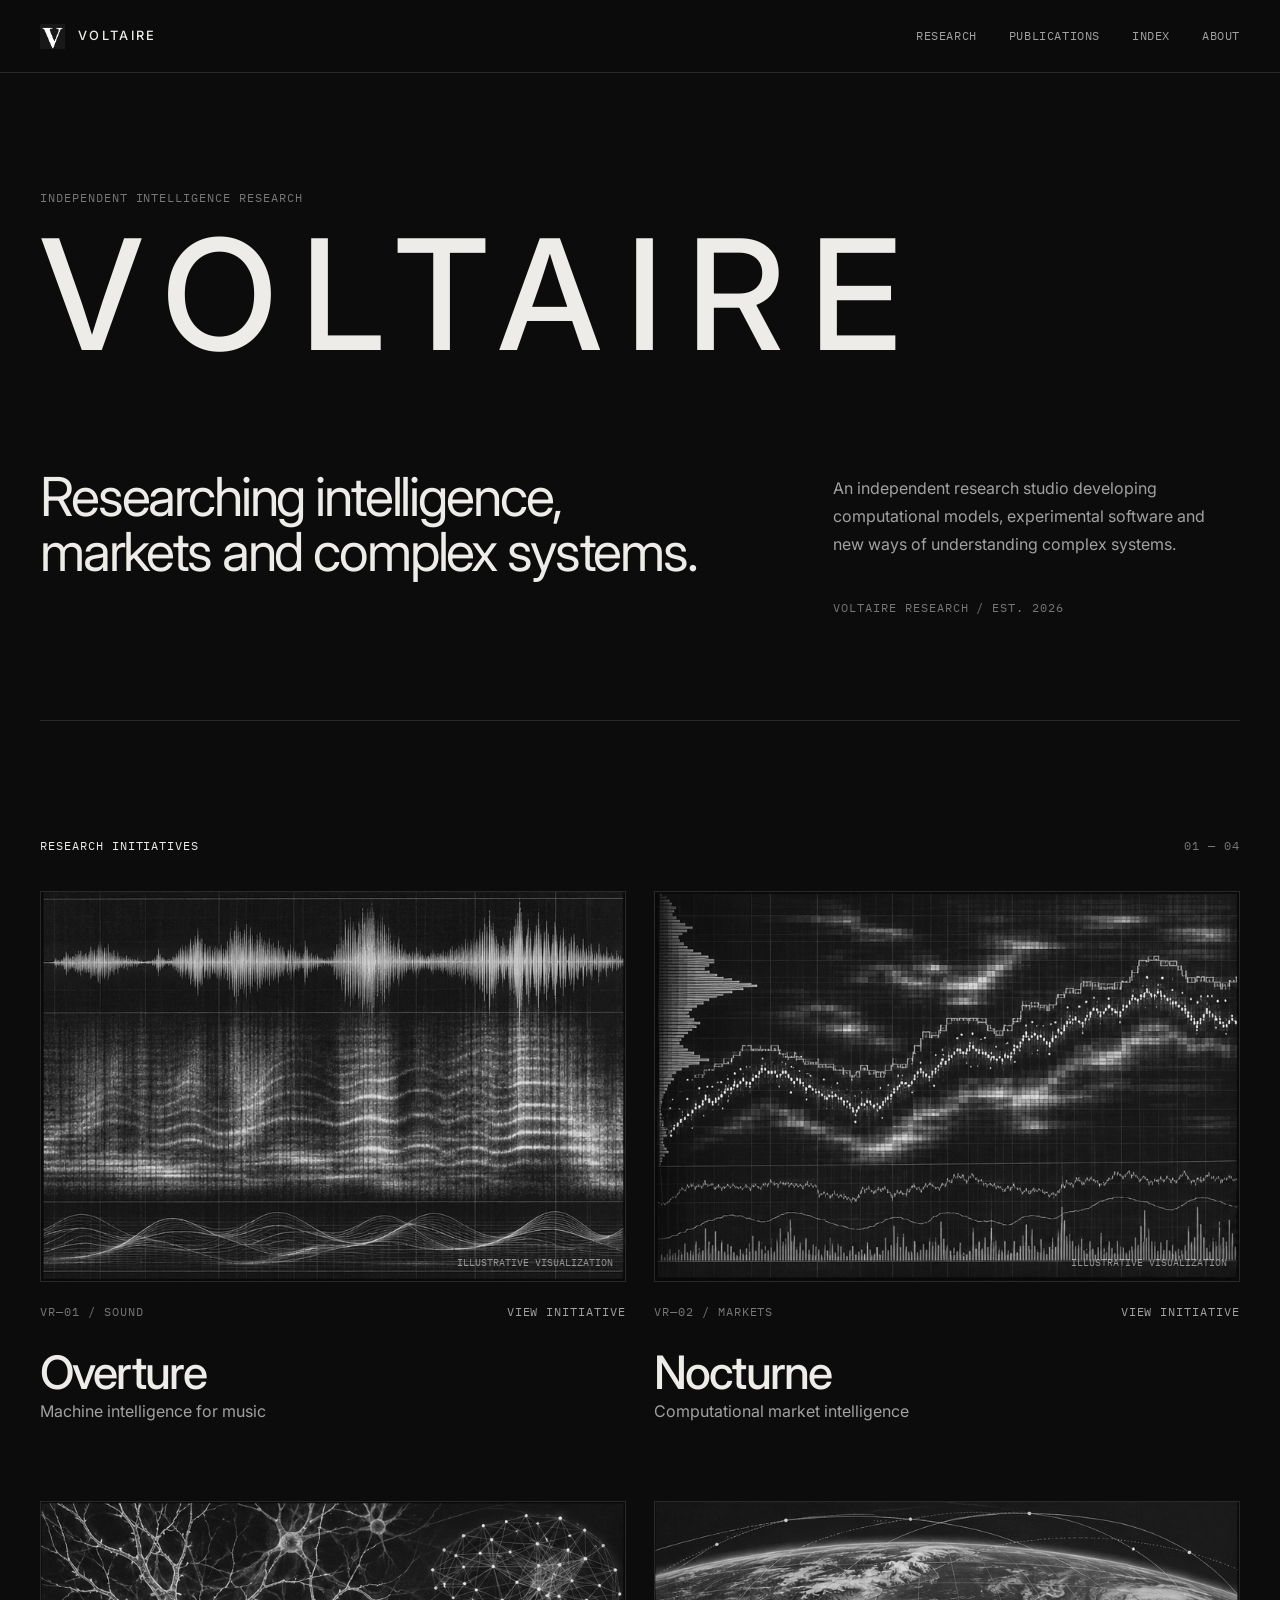
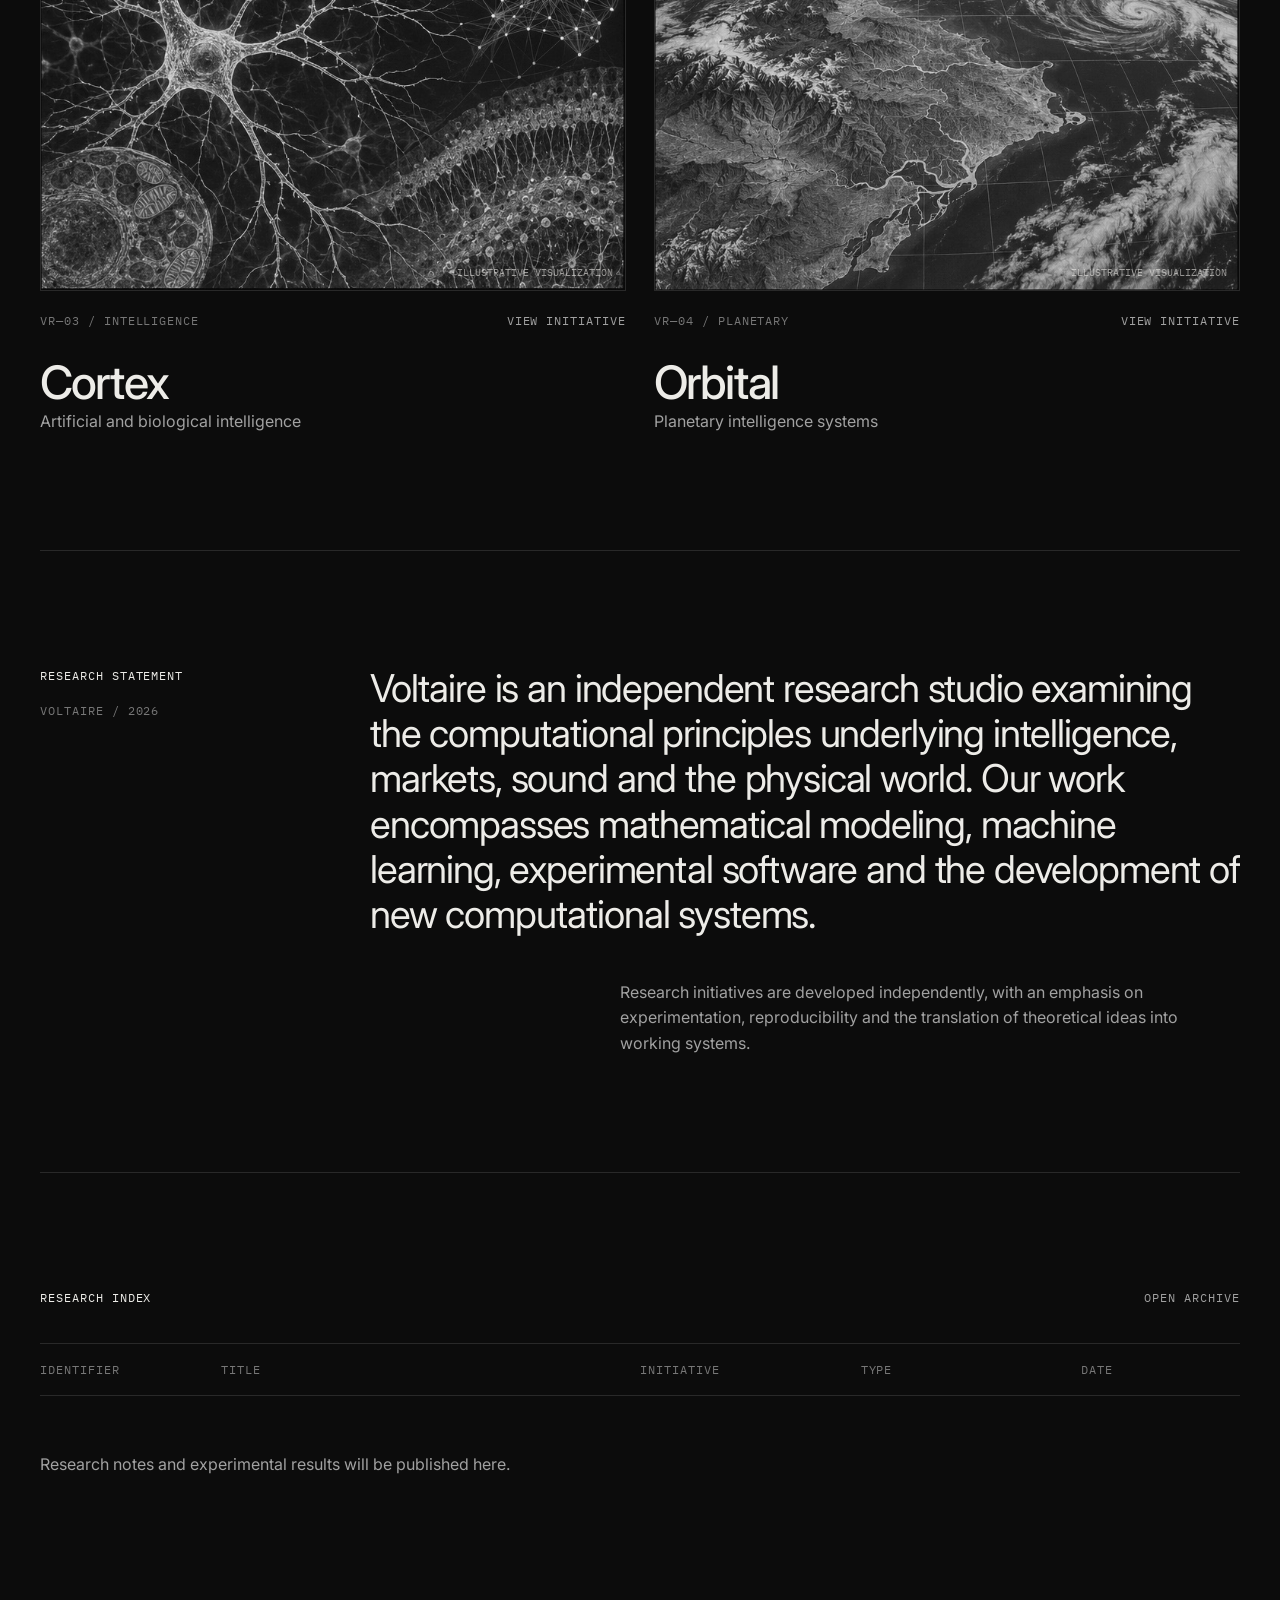
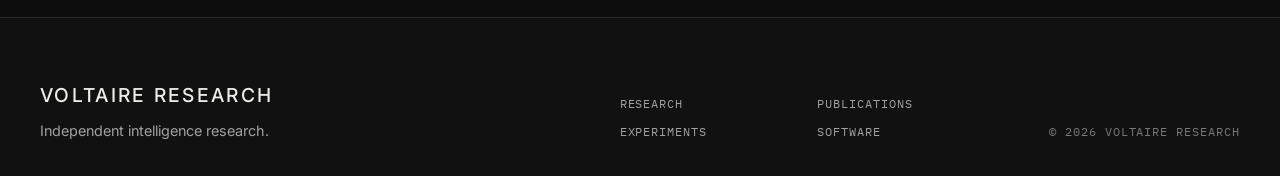
<file: index.html>
<!doctype html>
<html lang="en">
  <head>
    <meta charset="utf-8" />
    <meta name="viewport" content="width=device-width, initial-scale=1" />
    <meta name="description" content="Voltaire Research is an independent computational research studio exploring intelligence, markets, sound and planetary systems." />
    <meta name="theme-color" content="#0c0c0c" />
    <meta property="og:title" content="Voltaire Research" />
    <meta property="og:description" content="Researching intelligence, markets and complex systems." />
    <meta property="og:type" content="website" />
    <meta property="og:image" content="assets/research/cortex.jpg" />
    <title>Voltaire Research — Independent Intelligence Research</title>
    <link rel="icon" href="assets/voltaire-mark.png" />
    <link rel="preconnect" href="https://fonts.googleapis.com" />
    <link rel="preconnect" href="https://fonts.gstatic.com" crossorigin />
    <link href="https://fonts.googleapis.com/css2?family=IBM+Plex+Mono:wght@400;500&family=Inter:wght@400;500;600&display=swap" rel="stylesheet" />
    <link rel="stylesheet" href="styles.css" />
  </head>
  <body data-root="./">
    <div data-site-header></div>
    <main>
      <section class="institutional-hero site-shell">
        <p class="meta-label">Independent intelligence research</p>
        <h1>Voltaire</h1>
        <div class="hero-lower">
          <p class="hero-tagline">Researching intelligence, markets and complex systems.</p>
          <div>
            <p class="hero-support">An independent research studio developing computational models, experimental software and new ways of understanding complex systems.</p>
            <p class="institution-id">Voltaire Research / Est. 2026</p>
          </div>
        </div>
      </section>
      <section class="section site-shell" aria-labelledby="initiatives-title">
        <div class="section-heading"><h2 id="initiatives-title">Research initiatives</h2><span>01 — 04</span></div>
        <div class="initiative-grid">
          <a class="initiative-card" href="research/overture/"><figure><img src="assets/research/overture.jpg" alt="Illustrative grayscale audio waveform, spectrogram and harmonic frequency visualization." /><figcaption>Illustrative visualization</figcaption></figure><div class="initiative-meta"><span>VR—01 / Sound</span><span>View initiative</span></div><h3>Overture</h3><p>Machine intelligence for music</p></a>
          <a class="initiative-card" href="research/nocturne/"><figure><img src="assets/research/nocturne.jpg" alt="Illustrative grayscale visualization of market microstructure, liquidity and time-series data." /><figcaption>Illustrative visualization</figcaption></figure><div class="initiative-meta"><span>VR—02 / Markets</span><span>View initiative</span></div><h3>Nocturne</h3><p>Computational market intelligence</p></a>
          <a class="initiative-card" href="research/cortex/"><figure><img src="assets/research/cortex.jpg" alt="Illustrative grayscale neural connectome with biological cells and computational network structures." /><figcaption>Illustrative visualization</figcaption></figure><div class="initiative-meta"><span>VR—03 / Intelligence</span><span>View initiative</span></div><h3>Cortex</h3><p>Artificial and biological intelligence</p></a>
          <a class="initiative-card" href="research/orbital/"><figure><img src="assets/research/orbital.jpg" alt="Illustrative grayscale Earth-observation image with topographic data, geospatial grids and orbital tracks." /><figcaption>Illustrative visualization</figcaption></figure><div class="initiative-meta"><span>VR—04 / Planetary</span><span>View initiative</span></div><h3>Orbital</h3><p>Planetary intelligence systems</p></a>
        </div>
      </section>
      <section class="section site-shell statement-section" aria-labelledby="statement-title">
        <div class="section-heading"><h2 id="statement-title">Research statement</h2><span>Voltaire / 2026</span></div>
        <div class="statement-copy"><p>Voltaire is an independent research studio examining the computational principles underlying intelligence, markets, sound and the physical world. Our work encompasses mathematical modeling, machine learning, experimental software and the development of new computational systems.</p><p>Research initiatives are developed independently, with an emphasis on experimentation, reproducibility and the translation of theoretical ideas into working systems.</p></div>
      </section>
      <section class="section site-shell" aria-labelledby="index-title">
        <div class="section-heading"><h2 id="index-title">Research index</h2><a href="index/">Open archive</a></div>
        <div class="archive-table" role="table" aria-label="Research outputs"><div class="archive-head" role="row"><span>Identifier</span><span>Title</span><span>Initiative</span><span>Type</span><span>Date</span></div><p class="empty-state">Research notes and experimental results will be published here.</p></div>
      </section>
    </main>
    <div data-site-footer></div>
    <script src="shared.js"></script>
  </body>
</html>
</file>
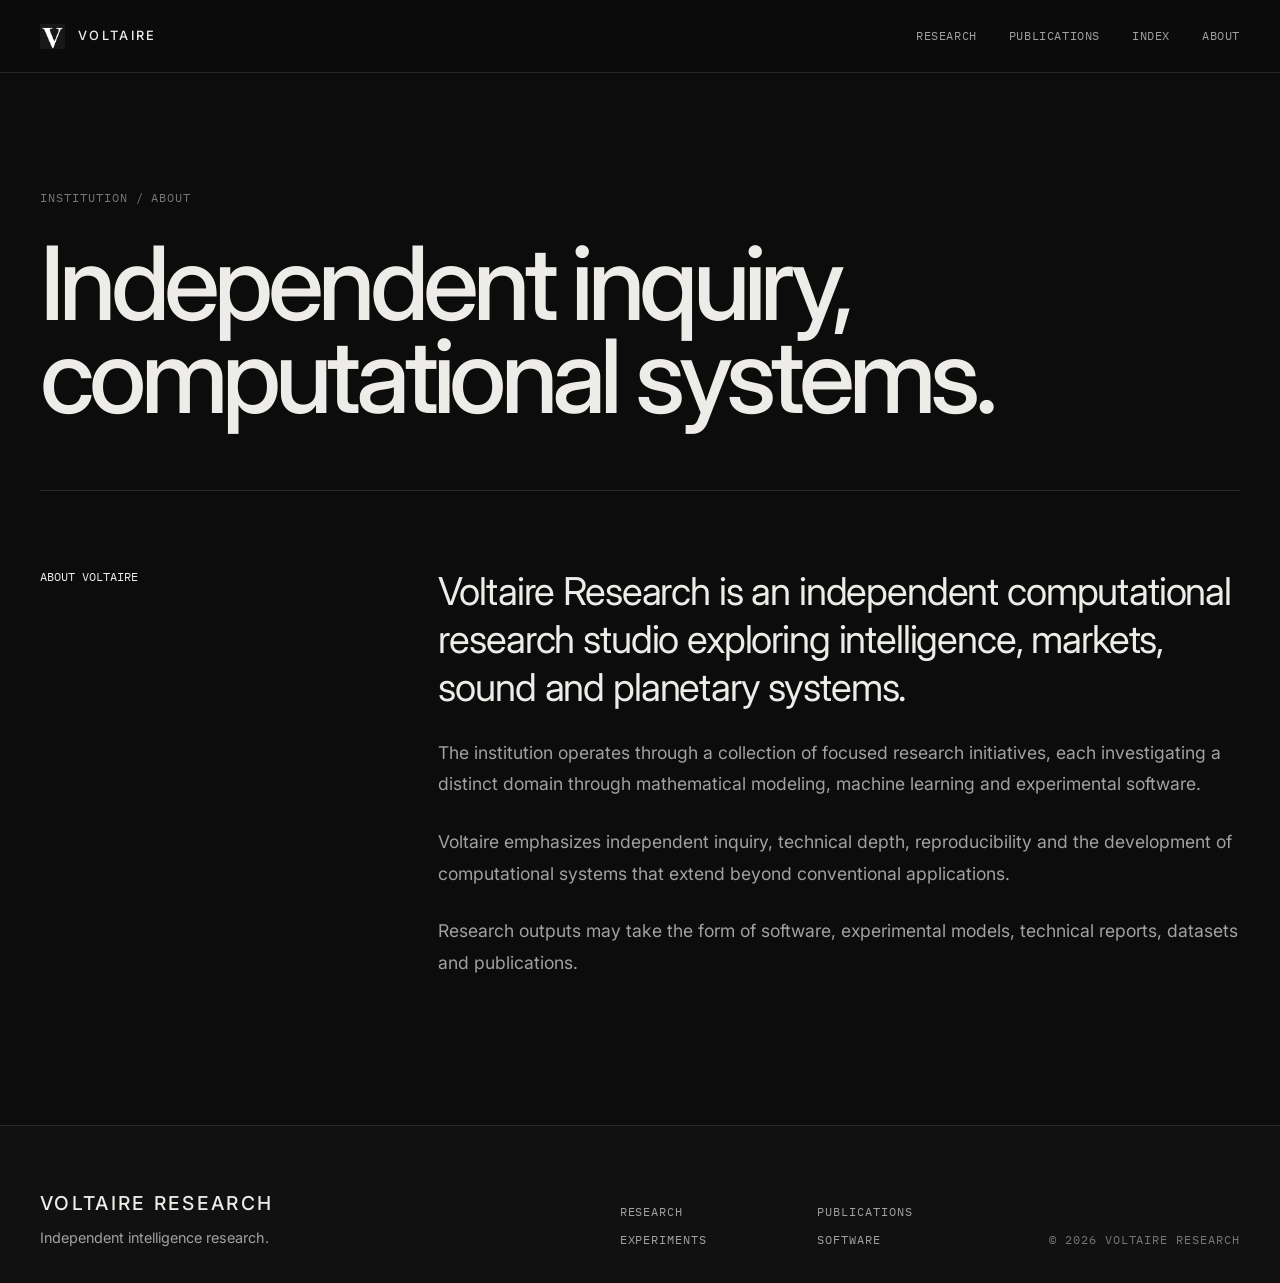
<file: about/index.html>
<!doctype html><html lang="en"><head><meta charset="utf-8"><meta name="viewport" content="width=device-width,initial-scale=1"><meta name="description" content="About Voltaire Research, an independent computational research studio."><meta name="theme-color" content="#0c0c0c"><title>About — Voltaire Research</title><link rel="icon" href="../assets/voltaire-mark.png"><link rel="preconnect" href="https://fonts.googleapis.com"><link rel="preconnect" href="https://fonts.gstatic.com" crossorigin><link href="https://fonts.googleapis.com/css2?family=IBM+Plex+Mono:wght@400;500&family=Inter:wght@400;500;600&display=swap" rel="stylesheet"><link rel="stylesheet" href="../styles.css"></head><body data-root="../"><div data-site-header></div><main class="site-shell"><header class="page-hero"><p class="page-kicker">Institution / About</p><h1>Independent inquiry,<br>computational systems.</h1></header><section class="about-grid"><h2>About Voltaire</h2><div class="about-copy"><p>Voltaire Research is an independent computational research studio exploring intelligence, markets, sound and planetary systems.</p><p>The institution operates through a collection of focused research initiatives, each investigating a distinct domain through mathematical modeling, machine learning and experimental software.</p><p>Voltaire emphasizes independent inquiry, technical depth, reproducibility and the development of computational systems that extend beyond conventional applications.</p><p>Research outputs may take the form of software, experimental models, technical reports, datasets and publications.</p></div></section></main><div data-site-footer></div><script src="../shared.js"></script></body></html>
</file>
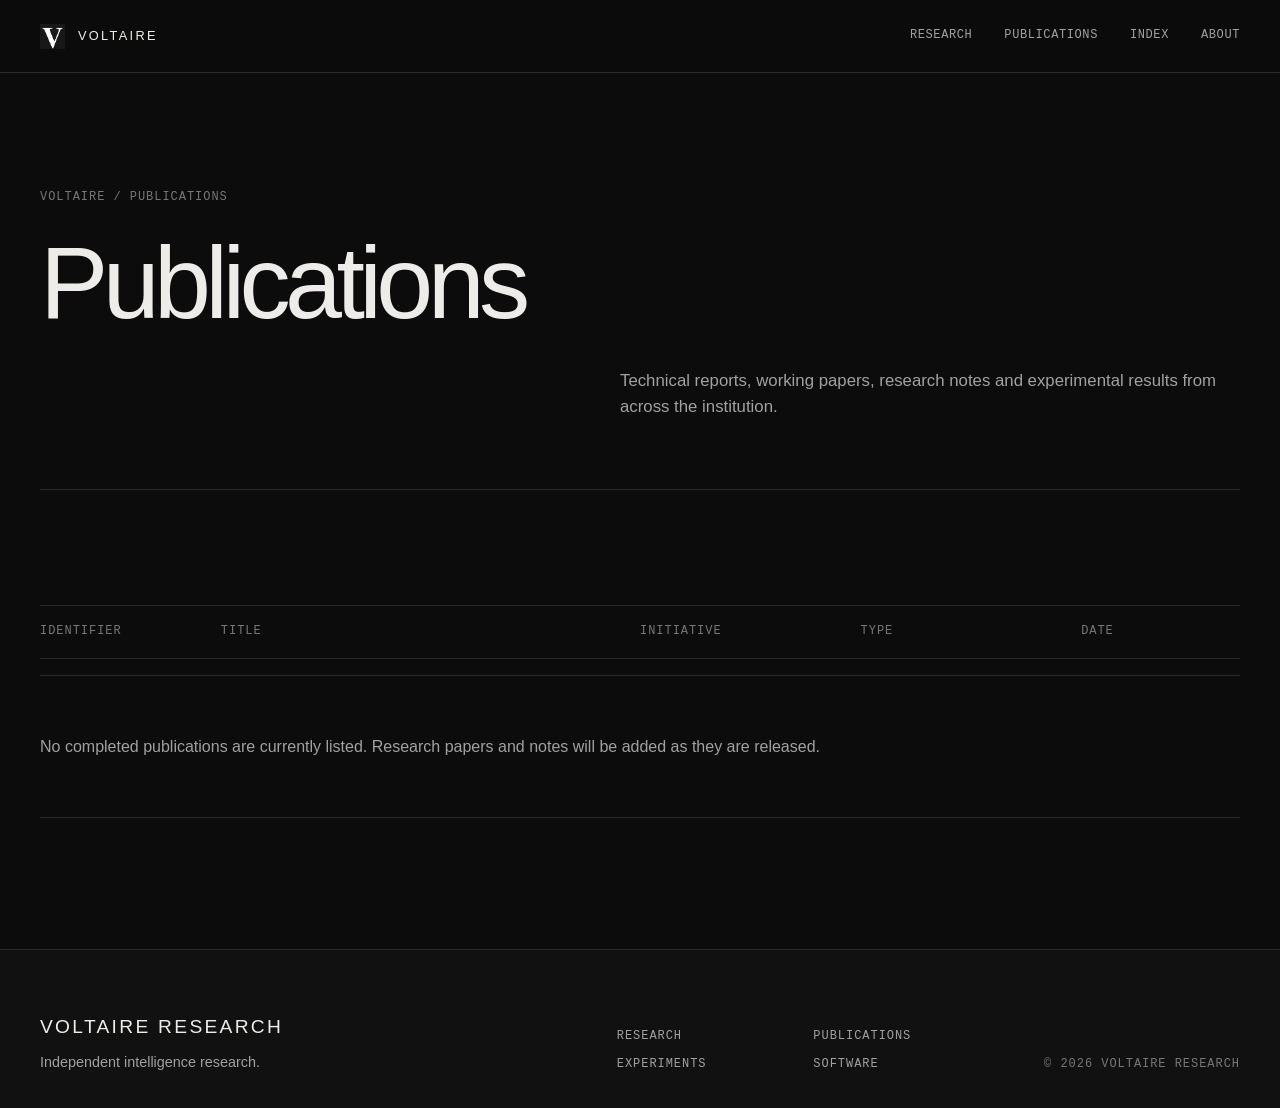
<file: blog/index.html>
<!doctype html><html lang="en"><head><meta charset="utf-8"><meta name="viewport" content="width=device-width,initial-scale=1"><meta http-equiv="refresh" content="0; url=../publications/"><link rel="canonical" href="../publications/"><title>Publications — Voltaire Research</title></head><body><p><a href="../publications/">Continue to Publications</a></p></body></html>
</file>
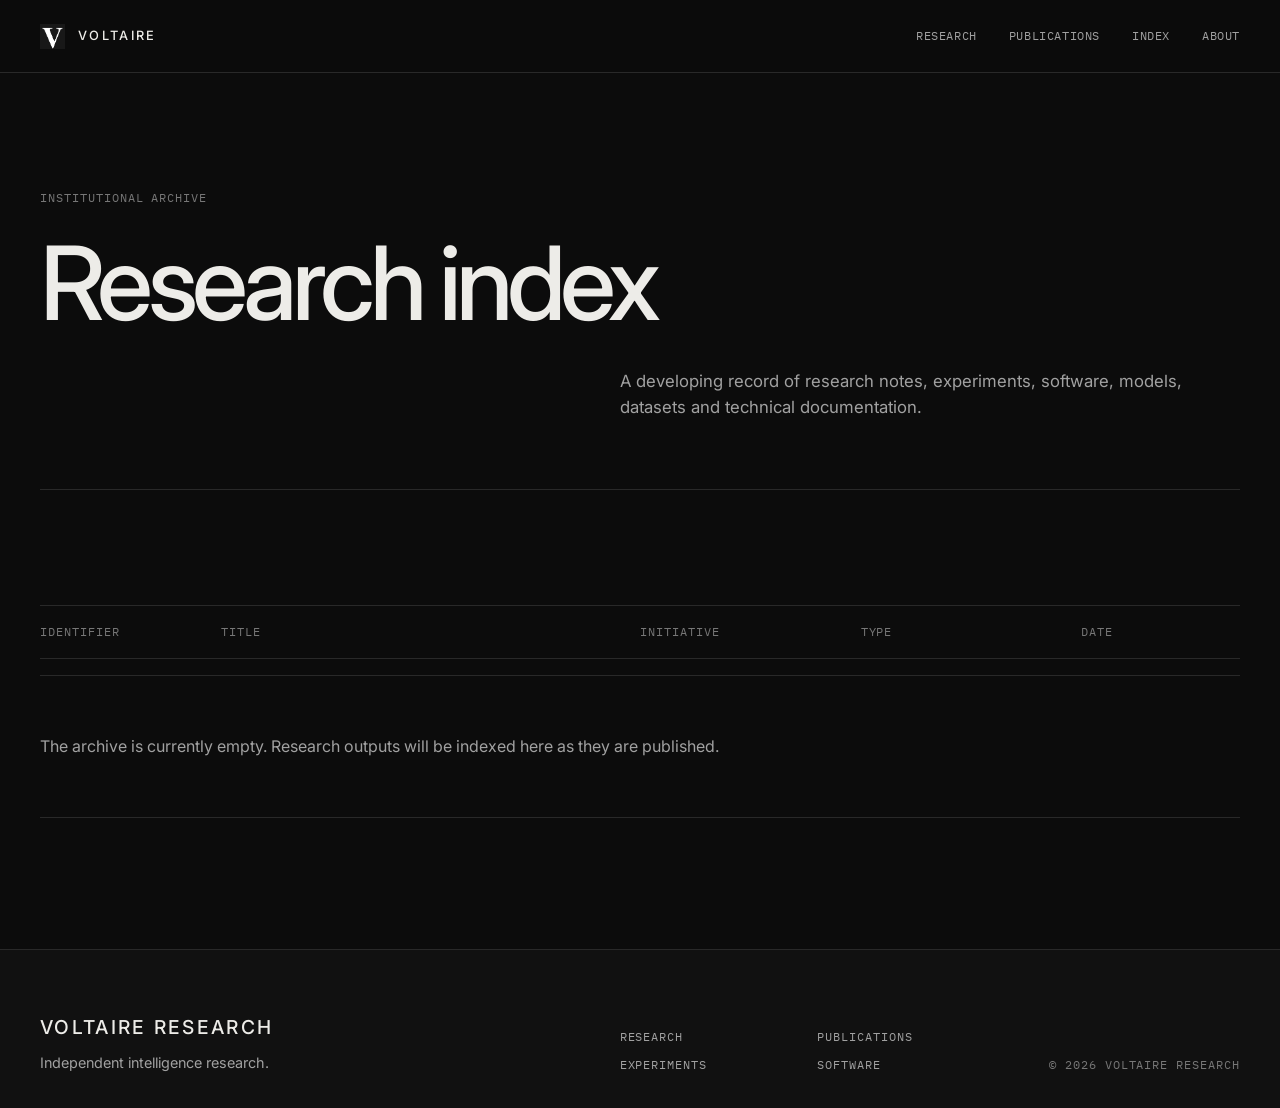
<file: index/index.html>
<!doctype html><html lang="en"><head><meta charset="utf-8"><meta name="viewport" content="width=device-width,initial-scale=1"><meta name="description" content="Institutional archive of Voltaire Research outputs."><meta name="theme-color" content="#0c0c0c"><title>Index — Voltaire Research</title><link rel="icon" href="../assets/voltaire-mark.png"><link rel="preconnect" href="https://fonts.googleapis.com"><link rel="preconnect" href="https://fonts.gstatic.com" crossorigin><link href="https://fonts.googleapis.com/css2?family=IBM+Plex+Mono:wght@400;500&family=Inter:wght@400;500;600&display=swap" rel="stylesheet"><link rel="stylesheet" href="../styles.css"></head><body data-root="../"><div data-site-header></div><main class="site-shell"><header class="page-hero"><p class="page-kicker">Institutional archive</p><h1>Research index</h1><p class="page-deck">A developing record of research notes, experiments, software, models, datasets and technical documentation.</p></header><section class="section"><div class="archive-table"><div class="archive-head"><span>Identifier</span><span>Title</span><span>Initiative</span><span>Type</span><span>Date</span></div><p class="editorial-empty">The archive is currently empty. Research outputs will be indexed here as they are published.</p></div></section></main><div data-site-footer></div><script src="../shared.js"></script></body></html>
</file>
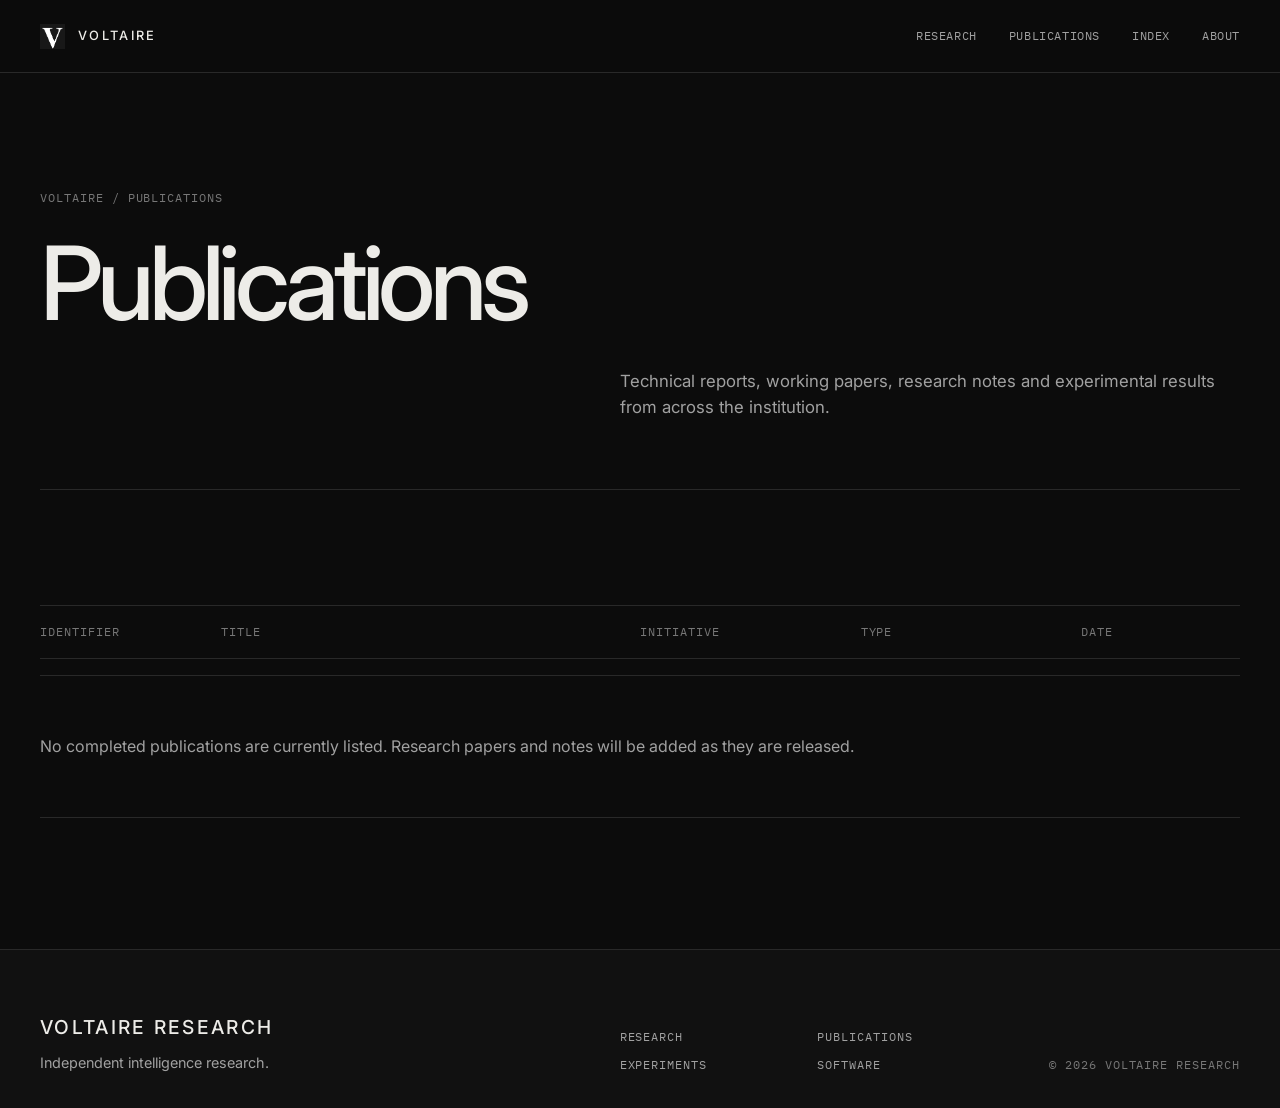
<file: publications/index.html>
<!doctype html><html lang="en"><head><meta charset="utf-8"><meta name="viewport" content="width=device-width,initial-scale=1"><meta name="description" content="Publications and research notes from Voltaire Research."><meta name="theme-color" content="#0c0c0c"><title>Publications — Voltaire Research</title><link rel="icon" href="../assets/voltaire-mark.png"><link rel="preconnect" href="https://fonts.googleapis.com"><link rel="preconnect" href="https://fonts.gstatic.com" crossorigin><link href="https://fonts.googleapis.com/css2?family=IBM+Plex+Mono:wght@400;500&family=Inter:wght@400;500;600&display=swap" rel="stylesheet"><link rel="stylesheet" href="../styles.css"></head><body data-root="../"><div data-site-header></div><main class="site-shell"><header class="page-hero"><p class="page-kicker">Voltaire / Publications</p><h1>Publications</h1><p class="page-deck">Technical reports, working papers, research notes and experimental results from across the institution.</p></header><section class="section"><div class="archive-table"><div class="archive-head"><span>Identifier</span><span>Title</span><span>Initiative</span><span>Type</span><span>Date</span></div><p class="editorial-empty">No completed publications are currently listed. Research papers and notes will be added as they are released.</p></div></section></main><div data-site-footer></div><script src="../shared.js"></script></body></html>
</file>
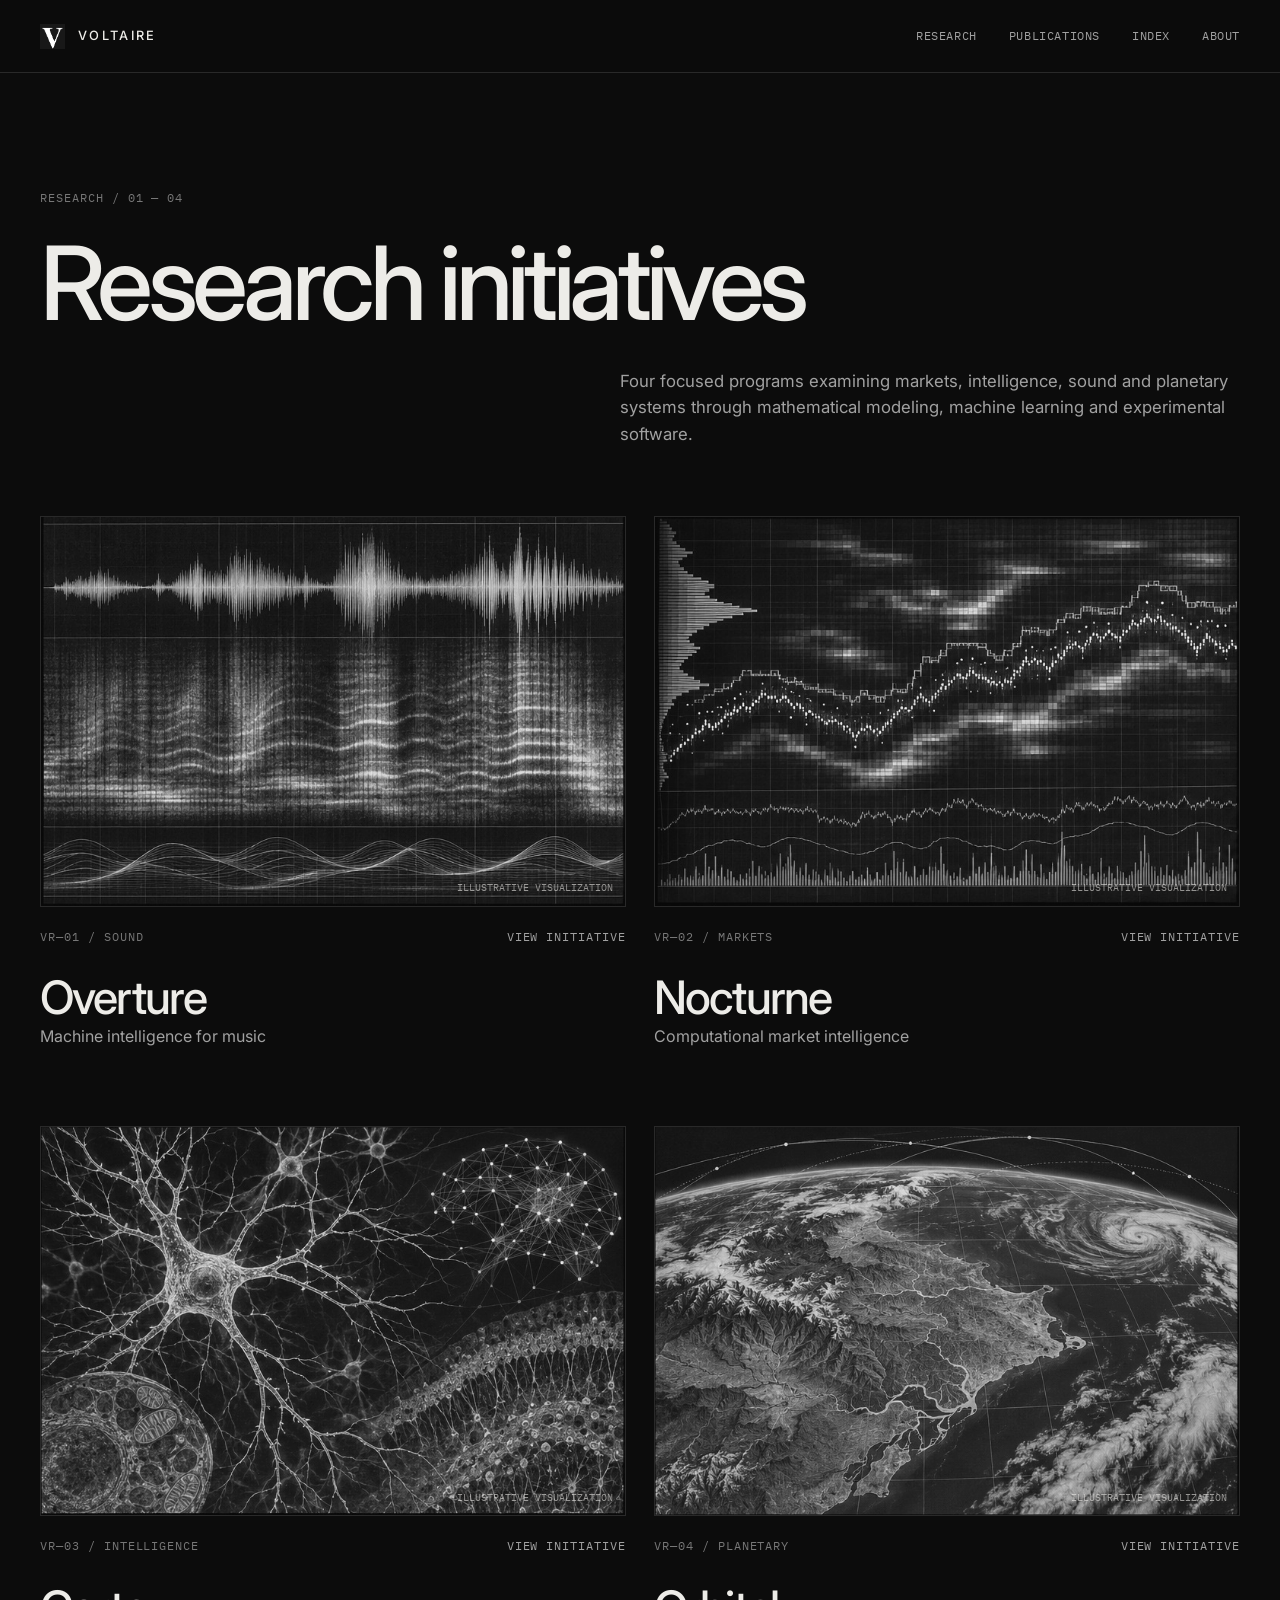
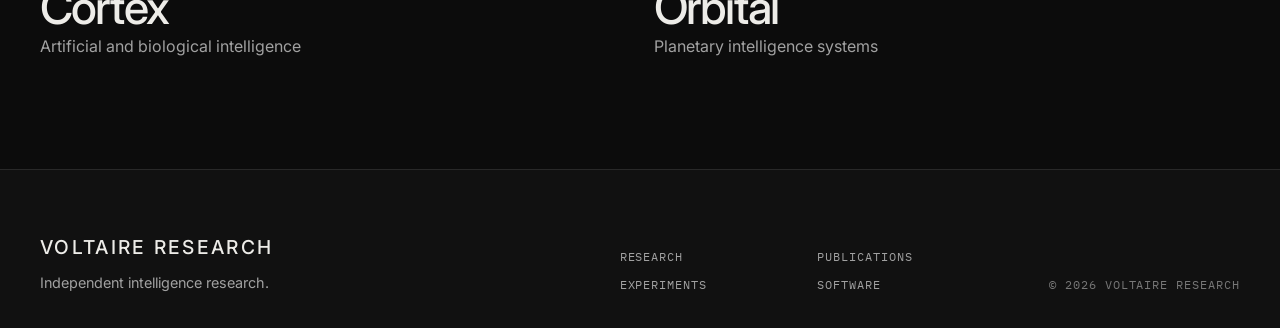
<file: research/index.html>
<!doctype html><html lang="en"><head><meta charset="utf-8"><meta name="viewport" content="width=device-width,initial-scale=1"><meta name="description" content="Research initiatives at Voltaire Research."><meta name="theme-color" content="#0c0c0c"><title>Research — Voltaire Research</title><link rel="icon" href="../assets/voltaire-mark.png"><link rel="preconnect" href="https://fonts.googleapis.com"><link rel="preconnect" href="https://fonts.gstatic.com" crossorigin><link href="https://fonts.googleapis.com/css2?family=IBM+Plex+Mono:wght@400;500&family=Inter:wght@400;500;600&display=swap" rel="stylesheet"><link rel="stylesheet" href="../styles.css"></head><body data-root="../"><div data-site-header></div><main><header class="page-hero site-shell"><p class="page-kicker">Research / 01 — 04</p><h1>Research initiatives</h1><p class="page-deck">Four focused programs examining markets, intelligence, sound and planetary systems through mathematical modeling, machine learning and experimental software.</p></header><section class="site-shell research-directory"><div class="initiative-grid"><a class="initiative-card" href="overture/"><figure><img src="../assets/research/overture.jpg" alt="Illustrative grayscale sound and spectrogram visualization."><figcaption>Illustrative visualization</figcaption></figure><div class="initiative-meta"><span>VR—01 / Sound</span><span>View initiative</span></div><h3>Overture</h3><p>Machine intelligence for music</p></a><a class="initiative-card" href="nocturne/"><figure><img src="../assets/research/nocturne.jpg" alt="Illustrative grayscale market microstructure visualization."><figcaption>Illustrative visualization</figcaption></figure><div class="initiative-meta"><span>VR—02 / Markets</span><span>View initiative</span></div><h3>Nocturne</h3><p>Computational market intelligence</p></a><a class="initiative-card" href="cortex/"><figure><img src="../assets/research/cortex.jpg" alt="Illustrative grayscale neural connectome visualization."><figcaption>Illustrative visualization</figcaption></figure><div class="initiative-meta"><span>VR—03 / Intelligence</span><span>View initiative</span></div><h3>Cortex</h3><p>Artificial and biological intelligence</p></a><a class="initiative-card" href="orbital/"><figure><img src="../assets/research/orbital.jpg" alt="Illustrative grayscale Earth-observation visualization."><figcaption>Illustrative visualization</figcaption></figure><div class="initiative-meta"><span>VR—04 / Planetary</span><span>View initiative</span></div><h3>Orbital</h3><p>Planetary intelligence systems</p></a></div></section></main><div data-site-footer></div><script src="../shared.js"></script></body></html>
</file>
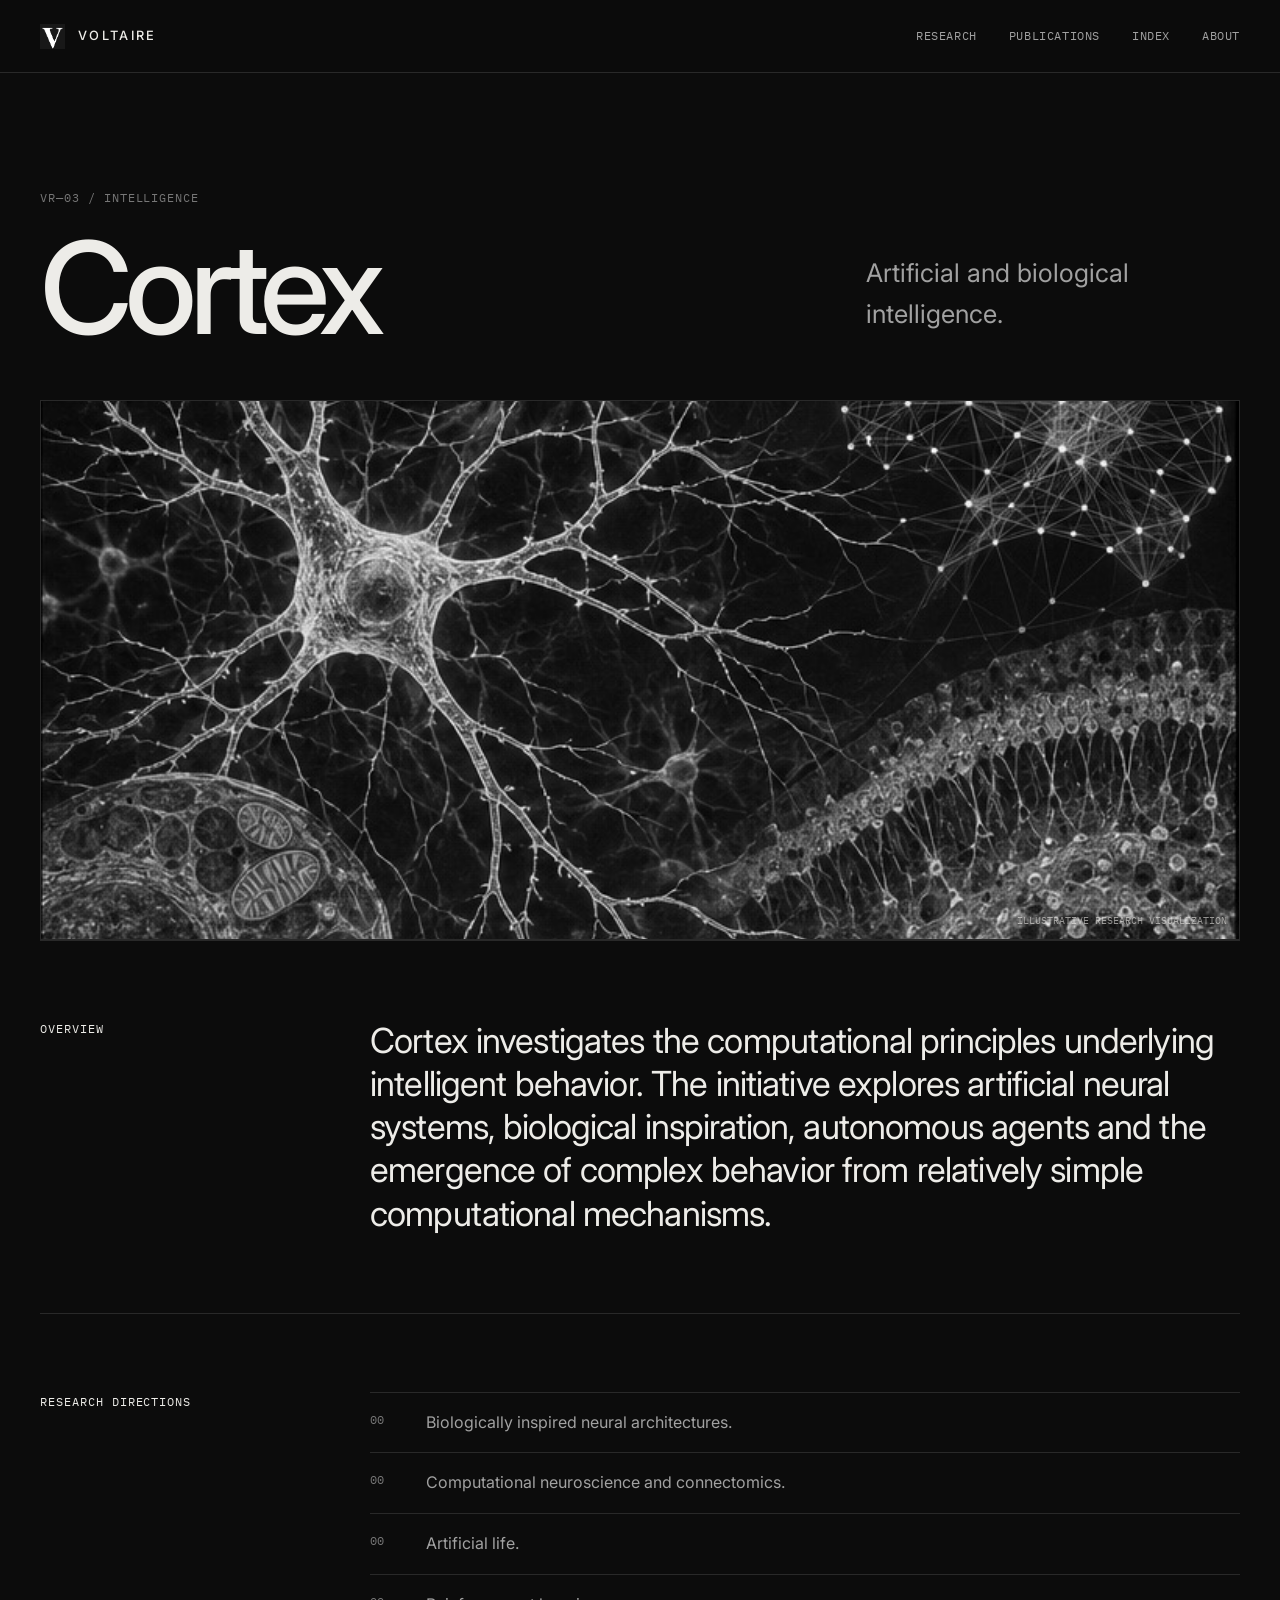
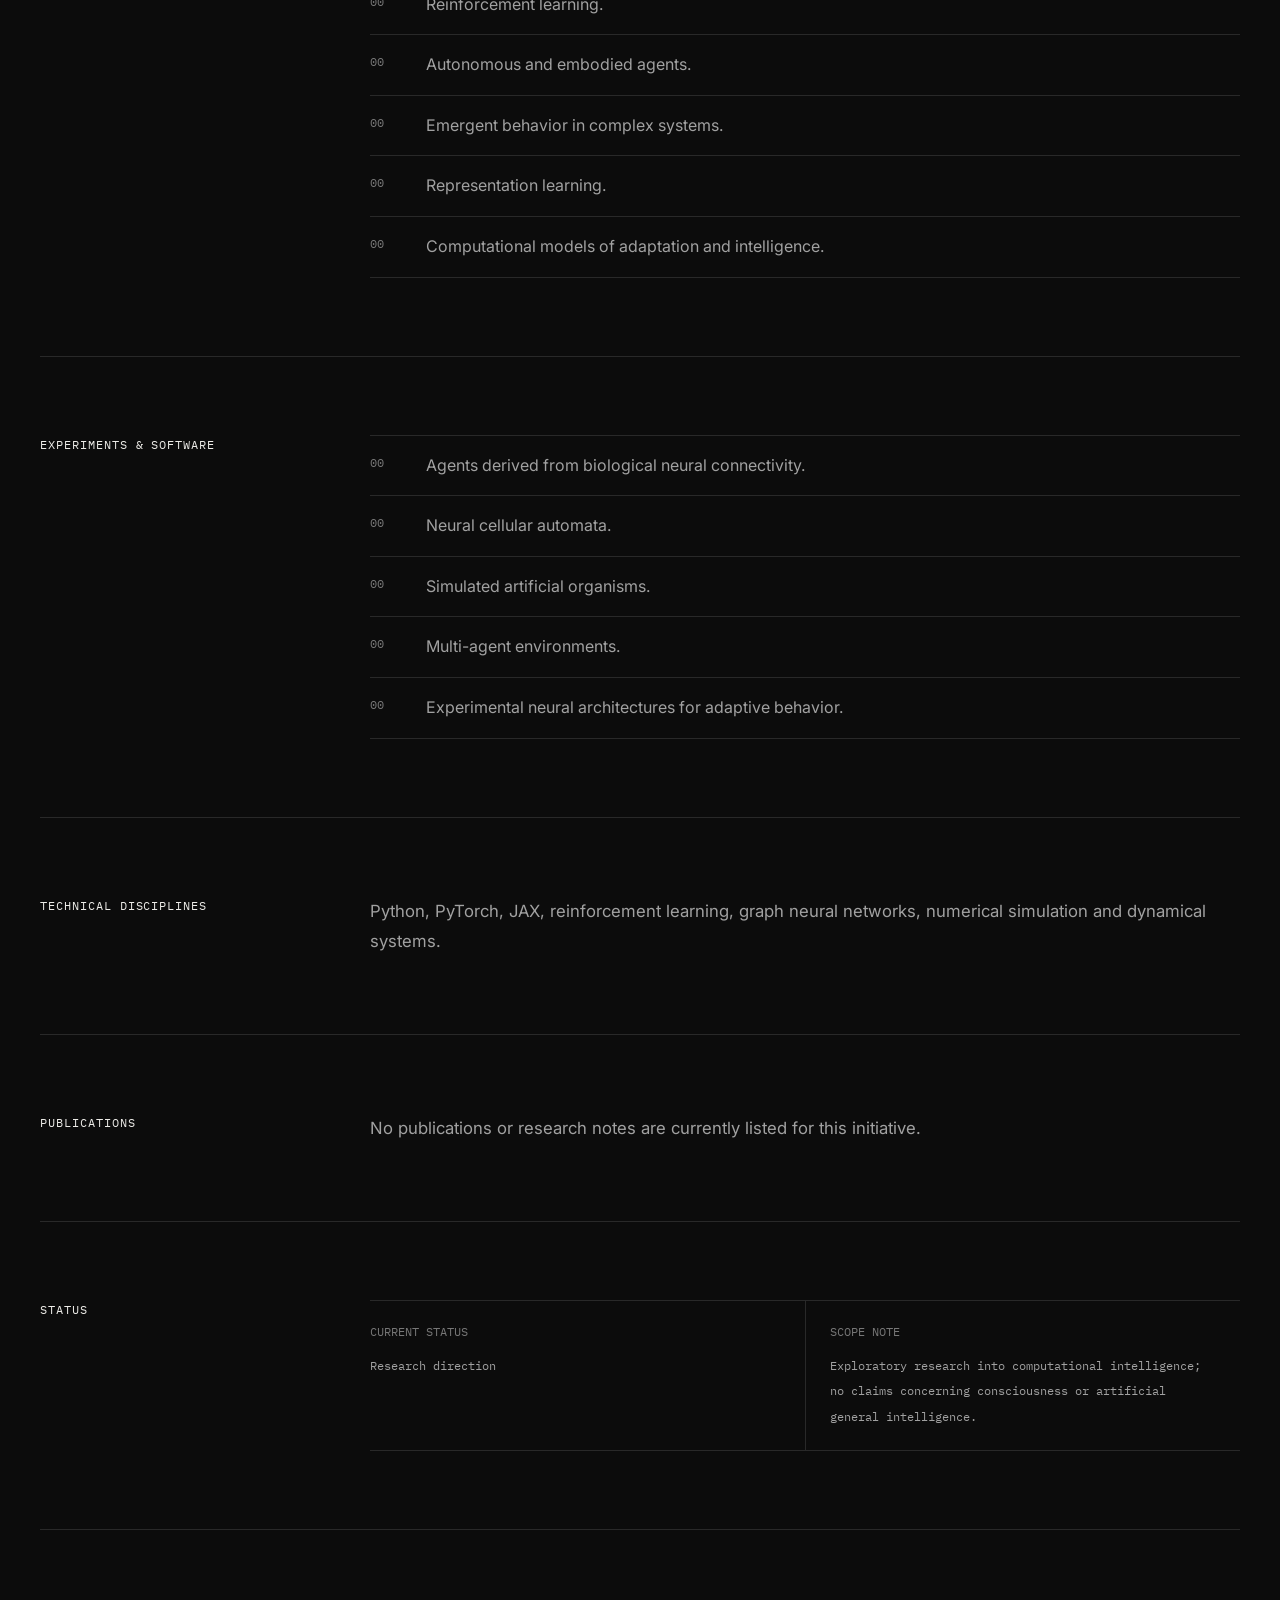
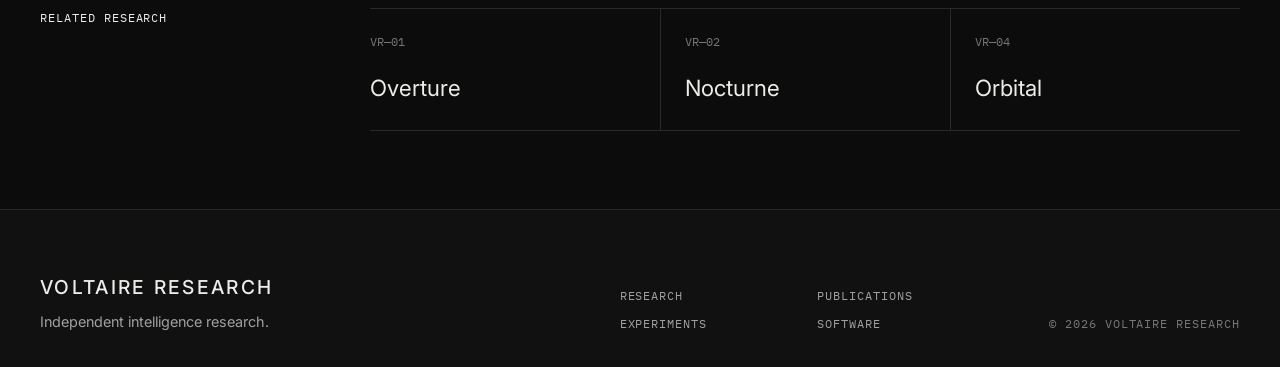
<file: research/cortex/index.html>
<!doctype html>
<html lang="en"><head><meta charset="utf-8"><meta name="viewport" content="width=device-width,initial-scale=1"><meta name="description" content="Cortex investigates artificial and biological intelligence, autonomous agents and emergent behavior."><meta name="theme-color" content="#0c0c0c"><title>Cortex — Voltaire Research</title><link rel="icon" href="../../assets/voltaire-mark.png"><link rel="preconnect" href="https://fonts.googleapis.com"><link rel="preconnect" href="https://fonts.gstatic.com" crossorigin><link href="https://fonts.googleapis.com/css2?family=IBM+Plex+Mono:wght@400;500&family=Inter:wght@400;500;600&display=swap" rel="stylesheet"><link rel="stylesheet" href="../../styles.css"></head>
<body data-root="../../" data-initiative="cortex"><div data-site-header></div><main class="site-shell"><article class="initiative-hero"><p class="page-kicker" data-initiative-meta></p><div class="initiative-title-row"><h1 data-initiative-name></h1><p class="initiative-subtitle" data-initiative-subtitle></p></div><figure class="initiative-visual"><img data-initiative-image src="" alt=""><figcaption>Illustrative research visualization</figcaption></figure>
<section class="early-access" data-overture-access hidden><p class="page-kicker">Experimental release</p><h2>Early Access</h2><p>Register your interest in experimental releases from Voltaire Overture.</p><div class="access-actions"><button class="action-button primary" type="button" data-waitlist-cta>Try Overture</button><button class="action-button" type="button" data-waitlist-cta><span data-platform-label>Download for desktop</span><span class="platform-icon" data-platform-icon aria-hidden="true"></span></button></div></section>
<section class="research-section"><h2>Overview</h2><div class="research-body"><p class="lead" data-initiative-overview></p></div></section><section class="research-section"><h2>Research directions</h2><div class="research-body"><ol class="research-list" data-directions></ol></div></section><section class="research-section"><h2>Experiments &amp; software</h2><div class="research-body"><ol class="research-list" data-experiments></ol></div></section><section class="research-section"><h2>Technical disciplines</h2><div class="research-body"><p data-initiative-disciplines></p></div></section><section class="research-section"><h2>Publications</h2><div class="research-body"><p>No publications or research notes are currently listed for this initiative.</p></div></section><section class="research-section"><h2>Status</h2><div class="research-body"><div class="status-grid"><div><span class="status-label">Current status</span><span class="status-value" data-initiative-status></span></div><div><span class="status-label">Scope note</span><span class="status-value" data-initiative-note></span></div></div></div></section><section class="research-section"><h2>Related research</h2><div class="research-body related-grid" data-related></div></section></article></main><div data-site-footer></div>
<dialog class="waitlist-dialog" data-waitlist-dialog aria-labelledby="waitlist-title"><button class="modal-close" type="button" data-close-waitlist aria-label="Close early access form">×</button><div class="waitlist-panel"><h2 id="waitlist-title">Early Access</h2><p>Register your interest in experimental releases from Voltaire Overture.</p><form data-waitlist novalidate><div class="name-fields"><div class="field"><label for="first-name">First name</label><input id="first-name" name="firstName" type="text" autocomplete="given-name" required></div><div class="field"><label for="last-name">Last name</label><input id="last-name" name="lastName" type="text" autocomplete="family-name" required></div></div><div class="field"><label for="email">Email</label><input id="email" name="email" type="email" autocomplete="email" inputmode="email" required></div><fieldset class="role-field"><legend>I am a</legend><div class="role-options"><label><input type="radio" name="role" value="student" required><span>Student</span></label><label><input type="radio" name="role" value="researcher"><span>Researcher</span></label><label><input type="radio" name="role" value="user"><span>User</span></label></div></fieldset><button class="submit-waitlist" type="submit">Register interest</button><p class="form-status" data-form-status role="status" aria-live="polite"></p></form><div class="waitlist-success" data-waitlist-success hidden><p>Thank you. This preview does not currently transmit or retain submissions.</p></div></div></dialog>
<script src="../../data.js"></script><script src="../../shared.js"></script><script src="../../initiative-page.js"></script><script src="../../site.js"></script></body></html>
</file>
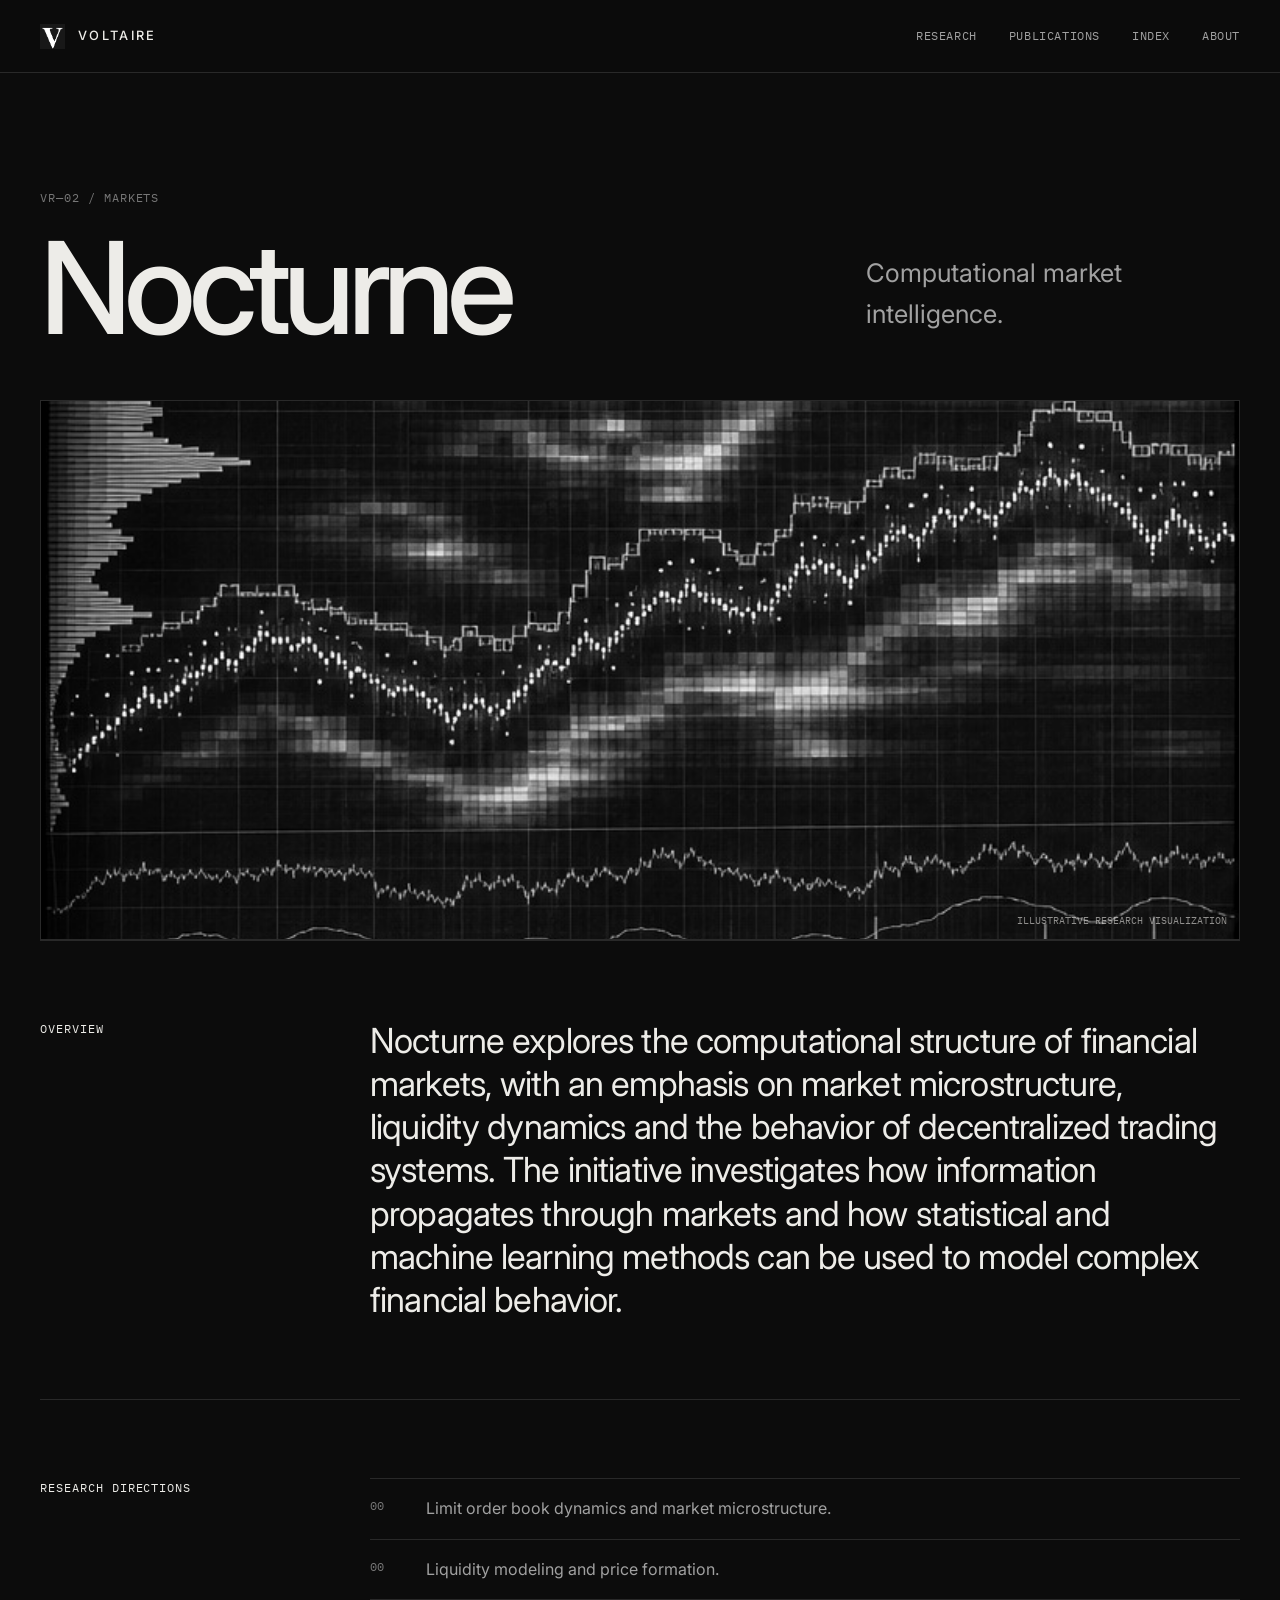
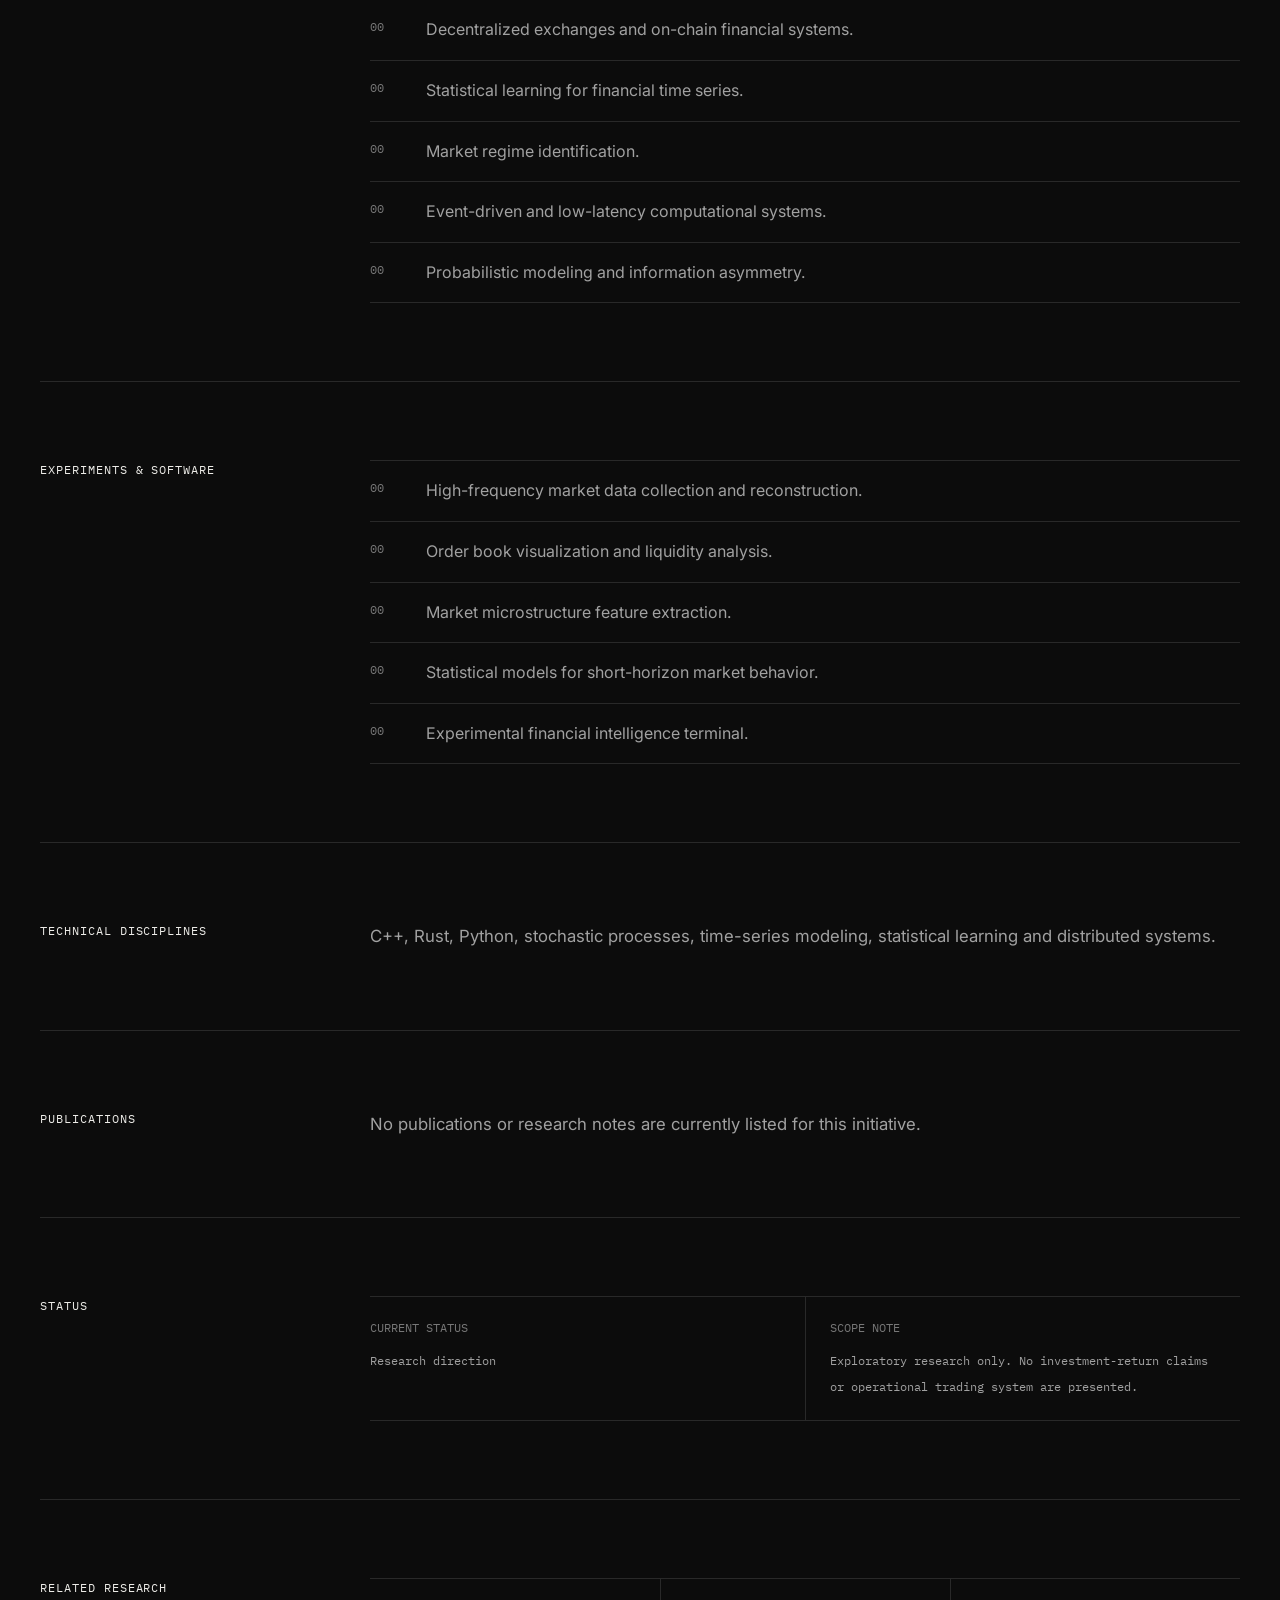
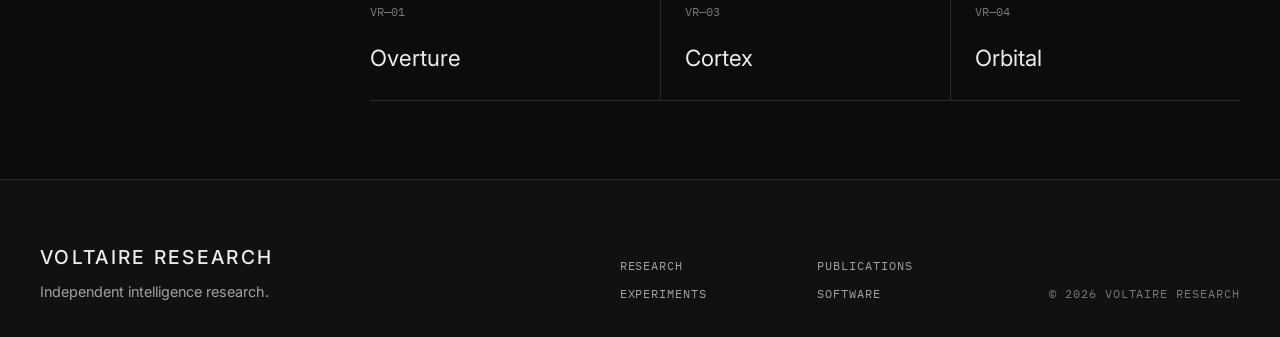
<file: research/nocturne/index.html>
<!doctype html>
<html lang="en"><head><meta charset="utf-8"><meta name="viewport" content="width=device-width,initial-scale=1"><meta name="description" content="Nocturne explores computational market intelligence, market microstructure and liquidity dynamics."><meta name="theme-color" content="#0c0c0c"><title>Nocturne — Voltaire Research</title><link rel="icon" href="../../assets/voltaire-mark.png"><link rel="preconnect" href="https://fonts.googleapis.com"><link rel="preconnect" href="https://fonts.gstatic.com" crossorigin><link href="https://fonts.googleapis.com/css2?family=IBM+Plex+Mono:wght@400;500&family=Inter:wght@400;500;600&display=swap" rel="stylesheet"><link rel="stylesheet" href="../../styles.css"></head>
<body data-root="../../" data-initiative="nocturne"><div data-site-header></div><main class="site-shell"><article class="initiative-hero"><p class="page-kicker" data-initiative-meta></p><div class="initiative-title-row"><h1 data-initiative-name></h1><p class="initiative-subtitle" data-initiative-subtitle></p></div><figure class="initiative-visual"><img data-initiative-image src="" alt=""><figcaption>Illustrative research visualization</figcaption></figure>
<section class="early-access" data-overture-access hidden><p class="page-kicker">Experimental release</p><h2>Early Access</h2><p>Register your interest in experimental releases from Voltaire Overture.</p><div class="access-actions"><button class="action-button primary" type="button" data-waitlist-cta>Try Overture</button><button class="action-button" type="button" data-waitlist-cta><span data-platform-label>Download for desktop</span><span class="platform-icon" data-platform-icon aria-hidden="true"></span></button></div></section>
<section class="research-section"><h2>Overview</h2><div class="research-body"><p class="lead" data-initiative-overview></p></div></section><section class="research-section"><h2>Research directions</h2><div class="research-body"><ol class="research-list" data-directions></ol></div></section><section class="research-section"><h2>Experiments &amp; software</h2><div class="research-body"><ol class="research-list" data-experiments></ol></div></section><section class="research-section"><h2>Technical disciplines</h2><div class="research-body"><p data-initiative-disciplines></p></div></section><section class="research-section"><h2>Publications</h2><div class="research-body"><p>No publications or research notes are currently listed for this initiative.</p></div></section><section class="research-section"><h2>Status</h2><div class="research-body"><div class="status-grid"><div><span class="status-label">Current status</span><span class="status-value" data-initiative-status></span></div><div><span class="status-label">Scope note</span><span class="status-value" data-initiative-note></span></div></div></div></section><section class="research-section"><h2>Related research</h2><div class="research-body related-grid" data-related></div></section></article></main><div data-site-footer></div>
<dialog class="waitlist-dialog" data-waitlist-dialog aria-labelledby="waitlist-title"><button class="modal-close" type="button" data-close-waitlist aria-label="Close early access form">×</button><div class="waitlist-panel"><h2 id="waitlist-title">Early Access</h2><p>Register your interest in experimental releases from Voltaire Overture.</p><form data-waitlist novalidate><div class="name-fields"><div class="field"><label for="first-name">First name</label><input id="first-name" name="firstName" type="text" autocomplete="given-name" required></div><div class="field"><label for="last-name">Last name</label><input id="last-name" name="lastName" type="text" autocomplete="family-name" required></div></div><div class="field"><label for="email">Email</label><input id="email" name="email" type="email" autocomplete="email" inputmode="email" required></div><fieldset class="role-field"><legend>I am a</legend><div class="role-options"><label><input type="radio" name="role" value="student" required><span>Student</span></label><label><input type="radio" name="role" value="researcher"><span>Researcher</span></label><label><input type="radio" name="role" value="user"><span>User</span></label></div></fieldset><button class="submit-waitlist" type="submit">Register interest</button><p class="form-status" data-form-status role="status" aria-live="polite"></p></form><div class="waitlist-success" data-waitlist-success hidden><p>Thank you. This preview does not currently transmit or retain submissions.</p></div></div></dialog>
<script src="../../data.js"></script><script src="../../shared.js"></script><script src="../../initiative-page.js"></script><script src="../../site.js"></script></body></html>
</file>
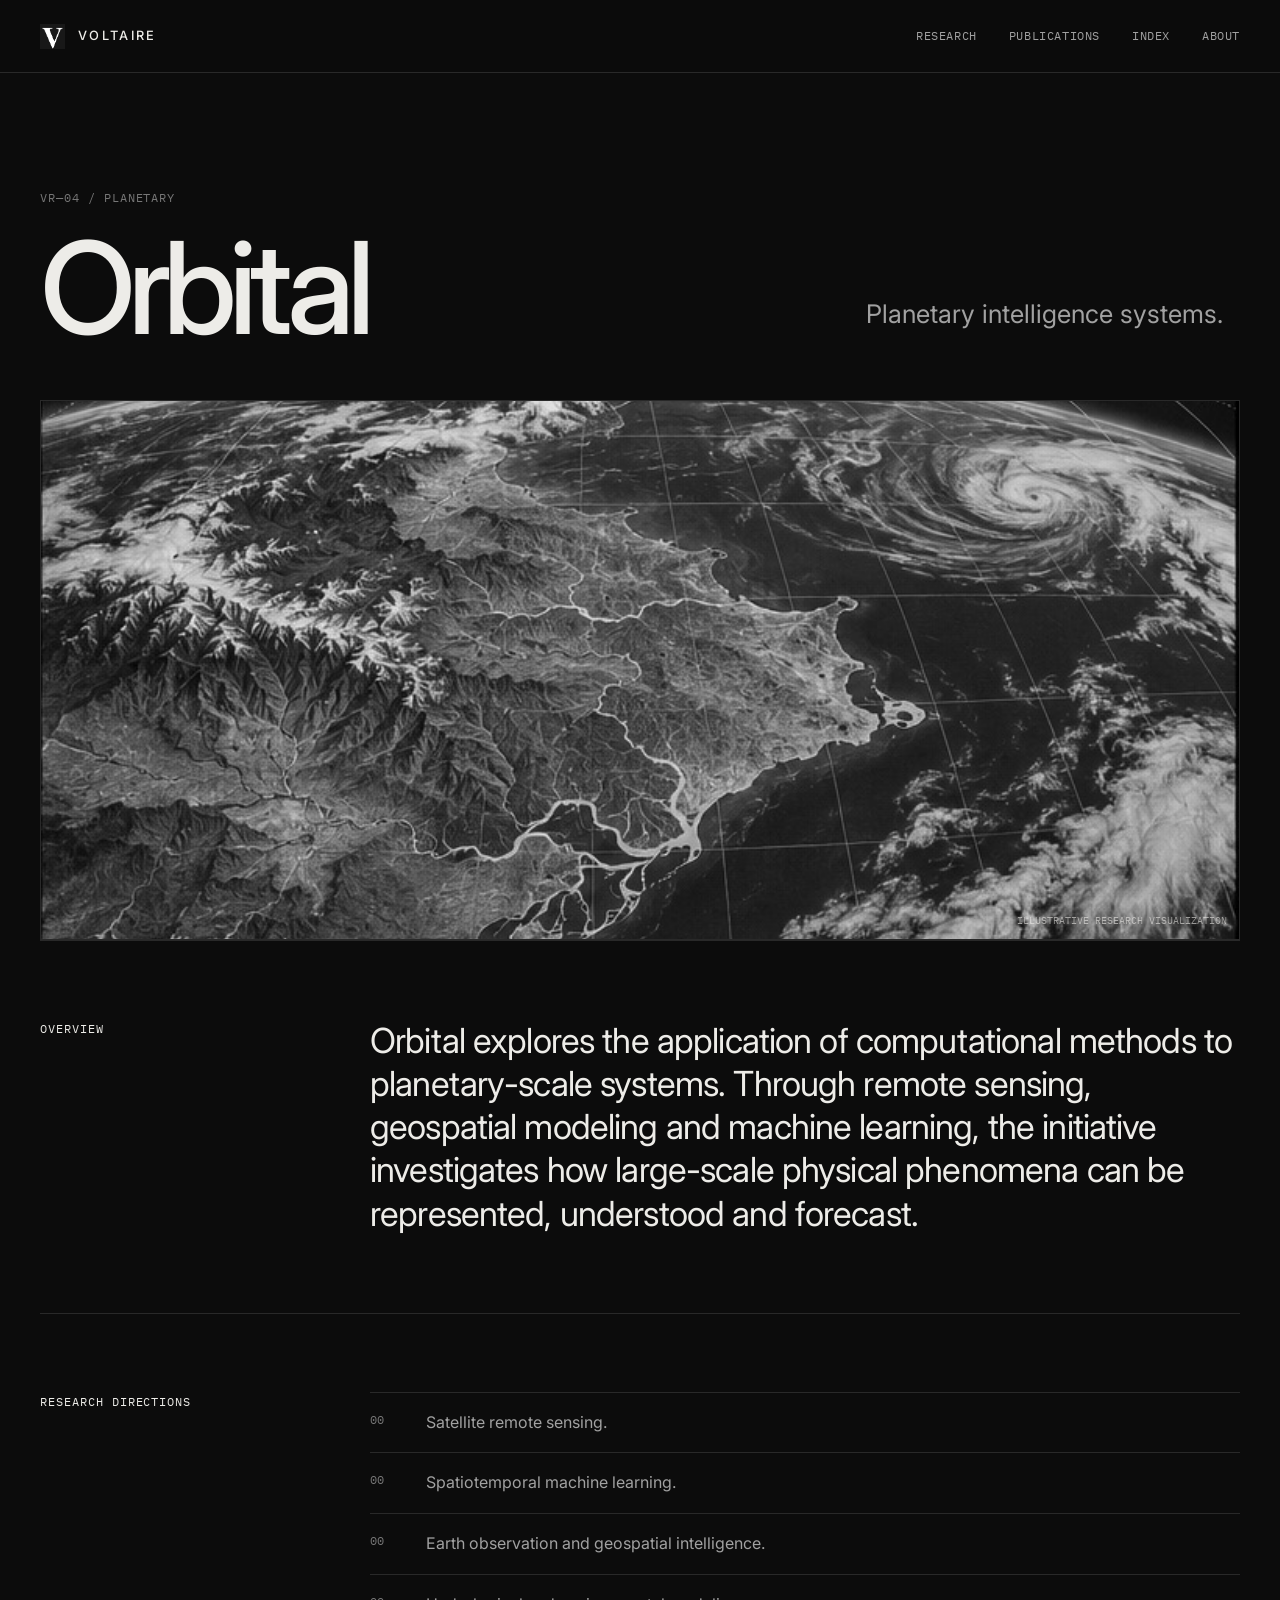
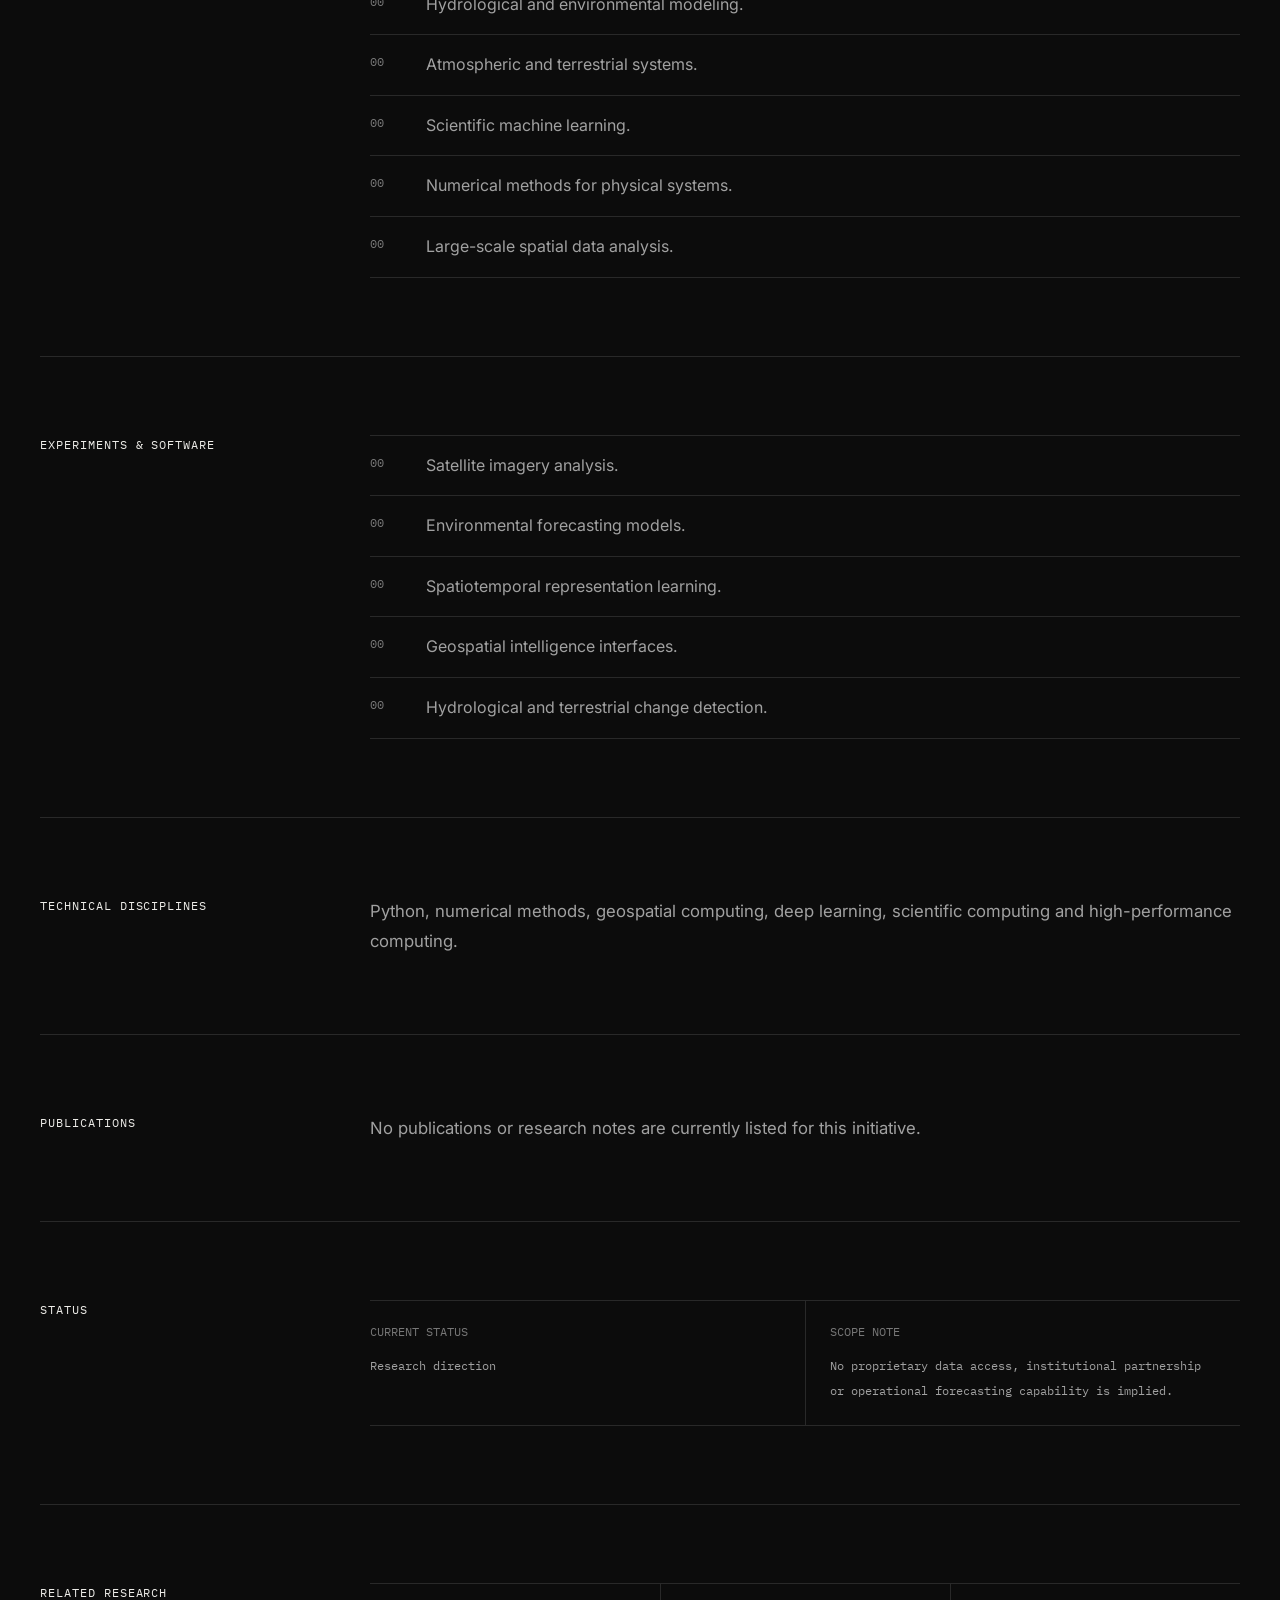
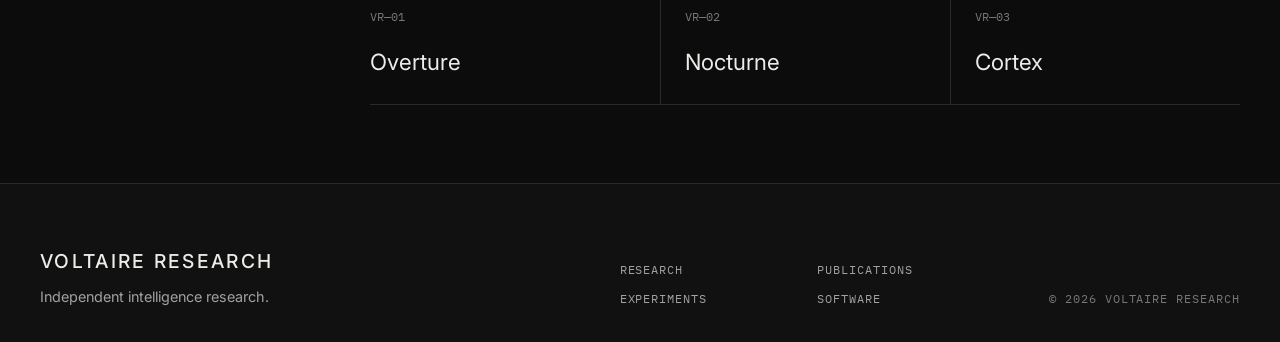
<file: research/orbital/index.html>
<!doctype html>
<html lang="en"><head><meta charset="utf-8"><meta name="viewport" content="width=device-width,initial-scale=1"><meta name="description" content="Orbital explores planetary intelligence through remote sensing, geospatial modeling and scientific machine learning."><meta name="theme-color" content="#0c0c0c"><title>Orbital — Voltaire Research</title><link rel="icon" href="../../assets/voltaire-mark.png"><link rel="preconnect" href="https://fonts.googleapis.com"><link rel="preconnect" href="https://fonts.gstatic.com" crossorigin><link href="https://fonts.googleapis.com/css2?family=IBM+Plex+Mono:wght@400;500&family=Inter:wght@400;500;600&display=swap" rel="stylesheet"><link rel="stylesheet" href="../../styles.css"></head>
<body data-root="../../" data-initiative="orbital"><div data-site-header></div><main class="site-shell"><article class="initiative-hero"><p class="page-kicker" data-initiative-meta></p><div class="initiative-title-row"><h1 data-initiative-name></h1><p class="initiative-subtitle" data-initiative-subtitle></p></div><figure class="initiative-visual"><img data-initiative-image src="" alt=""><figcaption>Illustrative research visualization</figcaption></figure>
<section class="early-access" data-overture-access hidden><p class="page-kicker">Experimental release</p><h2>Early Access</h2><p>Register your interest in experimental releases from Voltaire Overture.</p><div class="access-actions"><button class="action-button primary" type="button" data-waitlist-cta>Try Overture</button><button class="action-button" type="button" data-waitlist-cta><span data-platform-label>Download for desktop</span><span class="platform-icon" data-platform-icon aria-hidden="true"></span></button></div></section>
<section class="research-section"><h2>Overview</h2><div class="research-body"><p class="lead" data-initiative-overview></p></div></section><section class="research-section"><h2>Research directions</h2><div class="research-body"><ol class="research-list" data-directions></ol></div></section><section class="research-section"><h2>Experiments &amp; software</h2><div class="research-body"><ol class="research-list" data-experiments></ol></div></section><section class="research-section"><h2>Technical disciplines</h2><div class="research-body"><p data-initiative-disciplines></p></div></section><section class="research-section"><h2>Publications</h2><div class="research-body"><p>No publications or research notes are currently listed for this initiative.</p></div></section><section class="research-section"><h2>Status</h2><div class="research-body"><div class="status-grid"><div><span class="status-label">Current status</span><span class="status-value" data-initiative-status></span></div><div><span class="status-label">Scope note</span><span class="status-value" data-initiative-note></span></div></div></div></section><section class="research-section"><h2>Related research</h2><div class="research-body related-grid" data-related></div></section></article></main><div data-site-footer></div>
<dialog class="waitlist-dialog" data-waitlist-dialog aria-labelledby="waitlist-title"><button class="modal-close" type="button" data-close-waitlist aria-label="Close early access form">×</button><div class="waitlist-panel"><h2 id="waitlist-title">Early Access</h2><p>Register your interest in experimental releases from Voltaire Overture.</p><form data-waitlist novalidate><div class="name-fields"><div class="field"><label for="first-name">First name</label><input id="first-name" name="firstName" type="text" autocomplete="given-name" required></div><div class="field"><label for="last-name">Last name</label><input id="last-name" name="lastName" type="text" autocomplete="family-name" required></div></div><div class="field"><label for="email">Email</label><input id="email" name="email" type="email" autocomplete="email" inputmode="email" required></div><fieldset class="role-field"><legend>I am a</legend><div class="role-options"><label><input type="radio" name="role" value="student" required><span>Student</span></label><label><input type="radio" name="role" value="researcher"><span>Researcher</span></label><label><input type="radio" name="role" value="user"><span>User</span></label></div></fieldset><button class="submit-waitlist" type="submit">Register interest</button><p class="form-status" data-form-status role="status" aria-live="polite"></p></form><div class="waitlist-success" data-waitlist-success hidden><p>Thank you. This preview does not currently transmit or retain submissions.</p></div></div></dialog>
<script src="../../data.js"></script><script src="../../shared.js"></script><script src="../../initiative-page.js"></script><script src="../../site.js"></script></body></html>
</file>
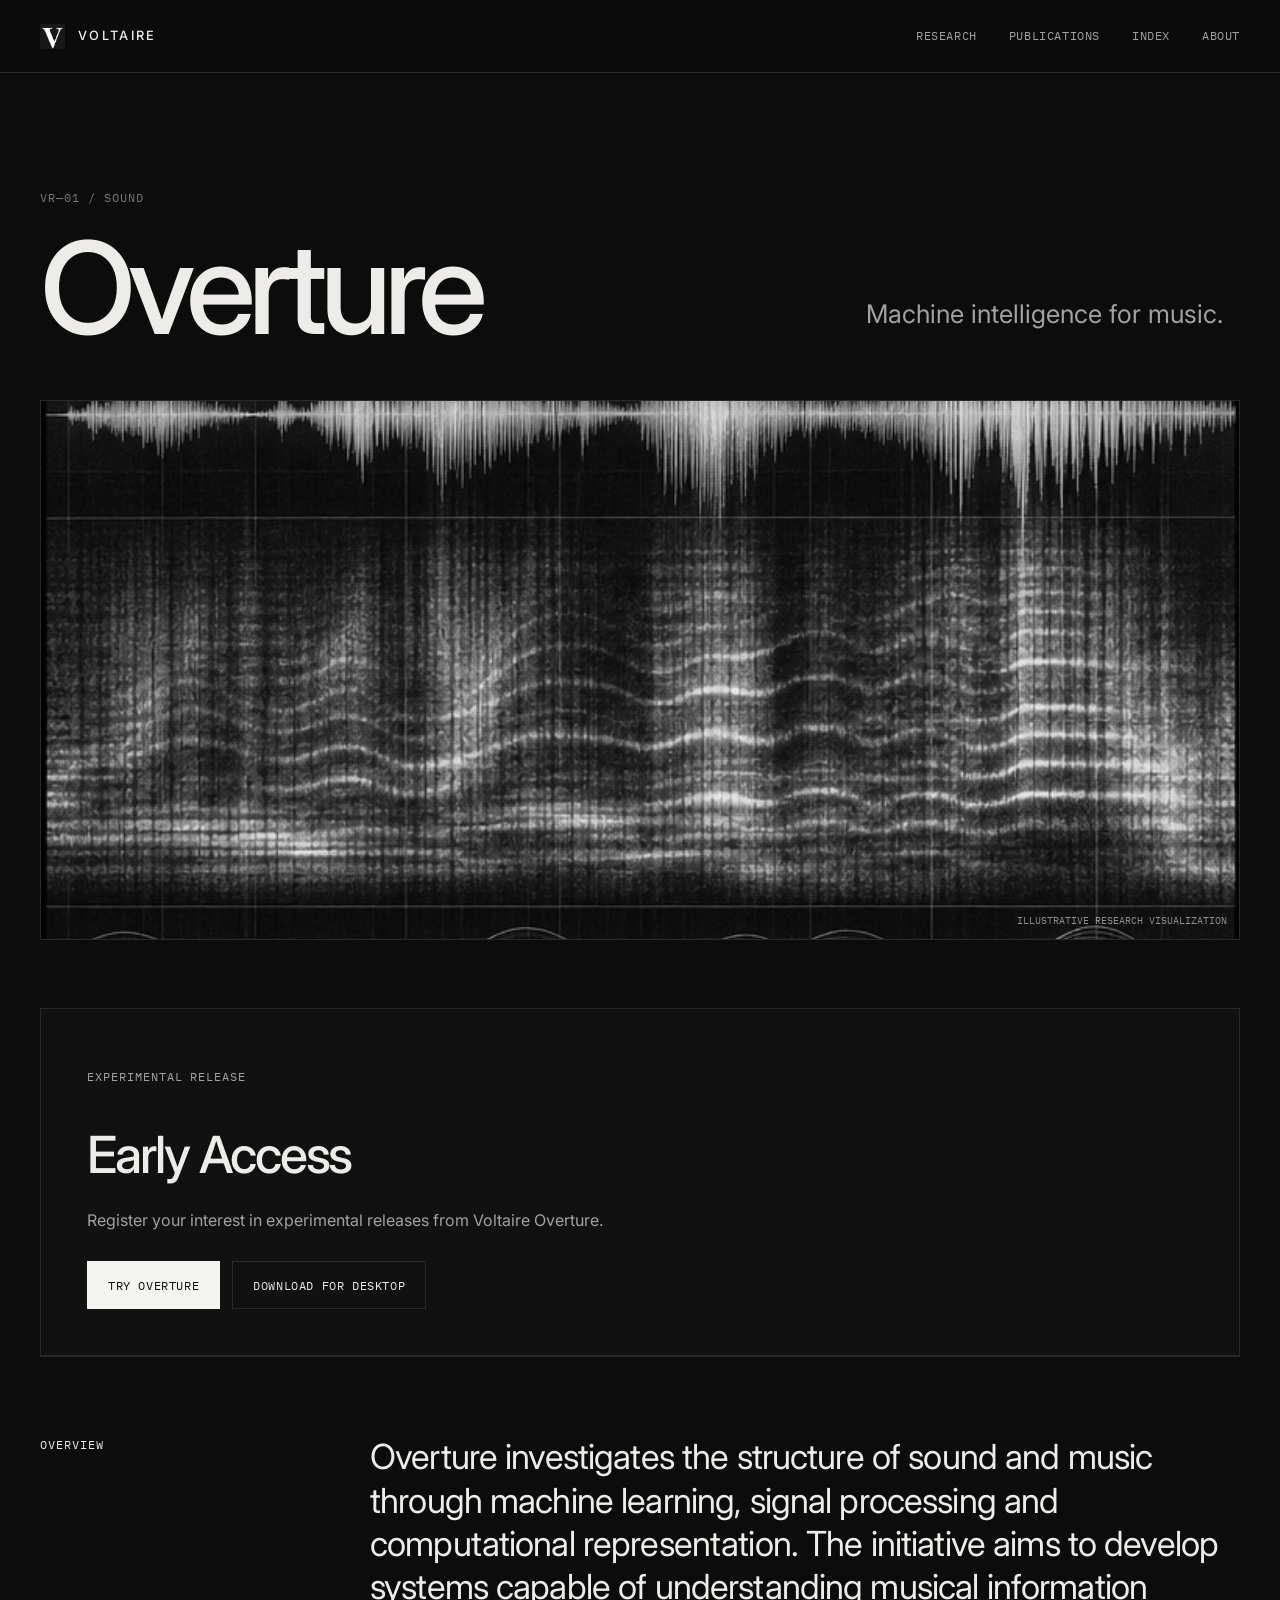
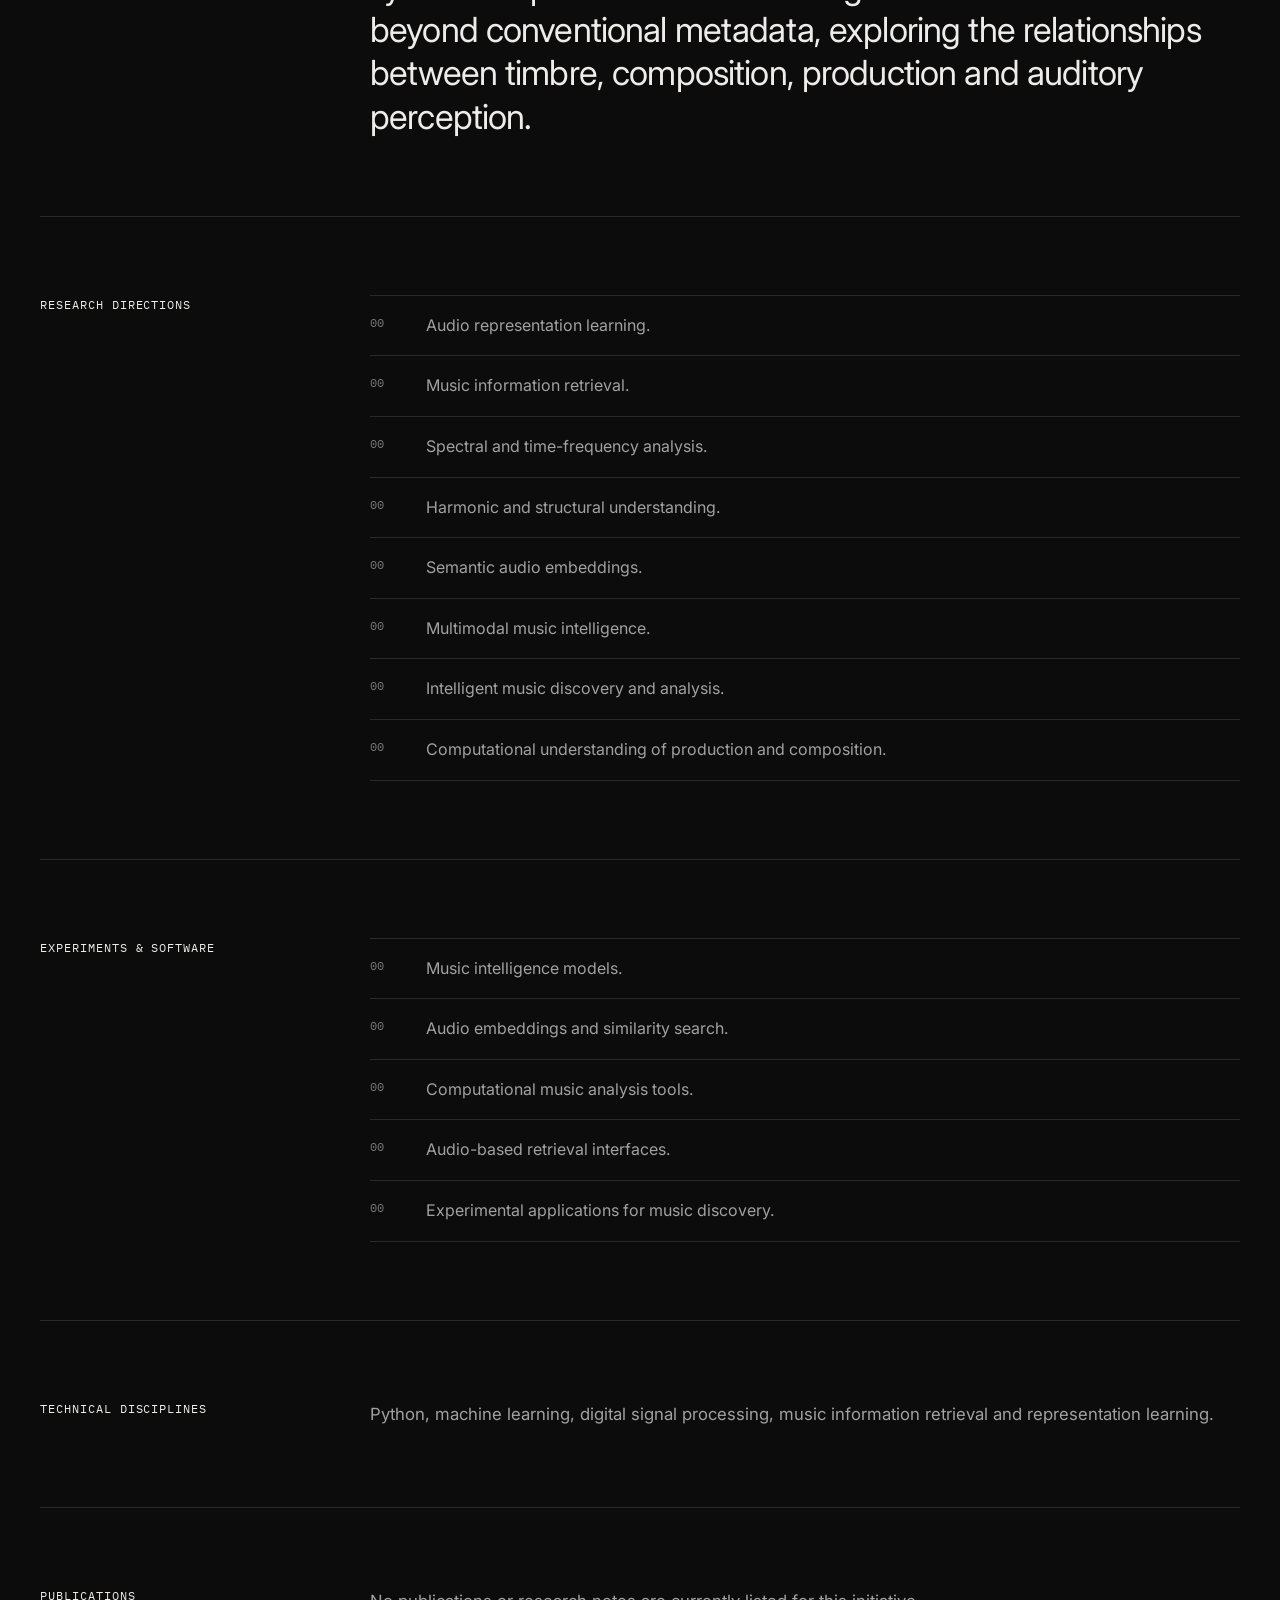
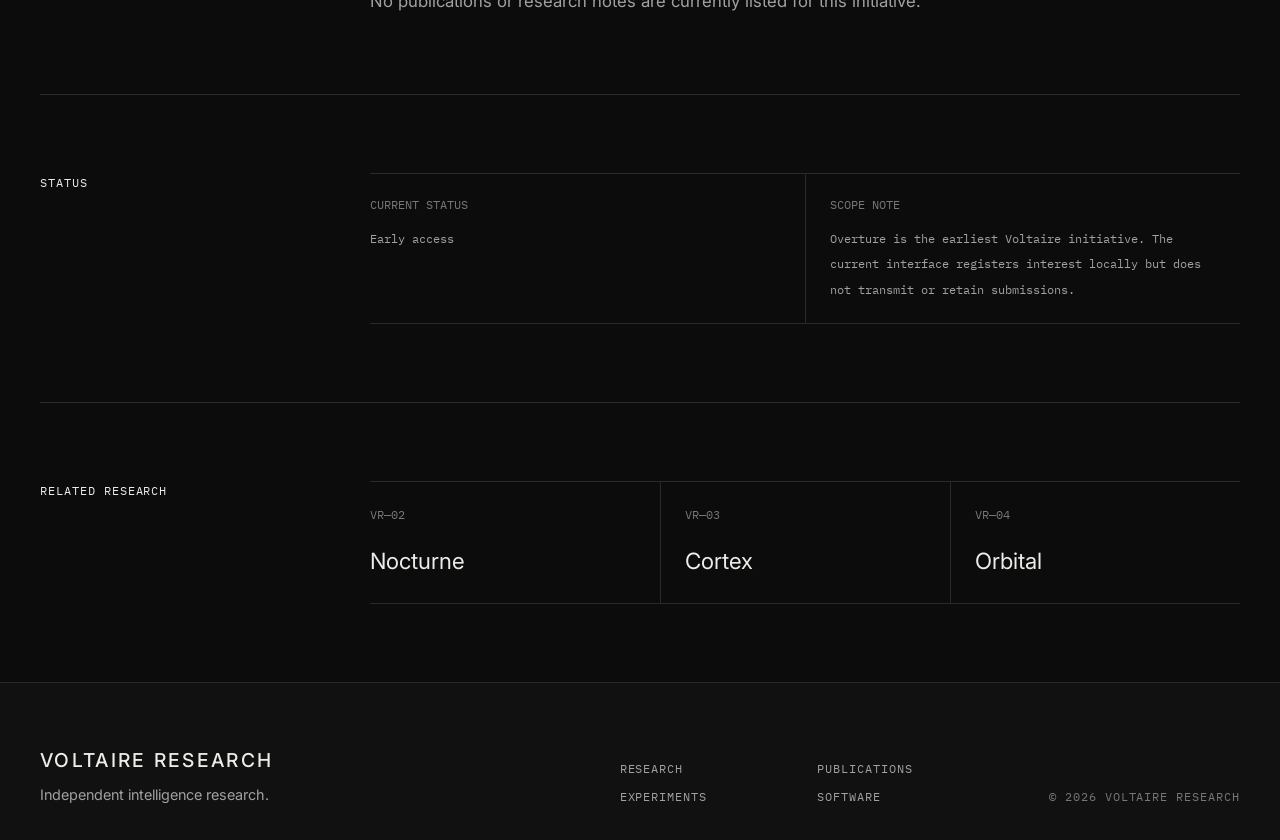
<file: research/overture/index.html>
<!doctype html>
<html lang="en"><head><meta charset="utf-8"><meta name="viewport" content="width=device-width,initial-scale=1"><meta name="description" content="Overture investigates machine intelligence for music, audio representation and computational discovery."><meta name="theme-color" content="#0c0c0c"><title>Overture — Voltaire Research</title><link rel="icon" href="../../assets/voltaire-mark.png"><link rel="preconnect" href="https://fonts.googleapis.com"><link rel="preconnect" href="https://fonts.gstatic.com" crossorigin><link href="https://fonts.googleapis.com/css2?family=IBM+Plex+Mono:wght@400;500&family=Inter:wght@400;500;600&display=swap" rel="stylesheet"><link rel="stylesheet" href="../../styles.css"></head>
<body data-root="../../" data-initiative="overture"><div data-site-header></div><main class="site-shell"><article class="initiative-hero"><p class="page-kicker" data-initiative-meta></p><div class="initiative-title-row"><h1 data-initiative-name></h1><p class="initiative-subtitle" data-initiative-subtitle></p></div><figure class="initiative-visual"><img data-initiative-image src="" alt=""><figcaption>Illustrative research visualization</figcaption></figure>
<section class="early-access" data-overture-access hidden><p class="page-kicker">Experimental release</p><h2>Early Access</h2><p>Register your interest in experimental releases from Voltaire Overture.</p><div class="access-actions"><button class="action-button primary" type="button" data-waitlist-cta>Try Overture</button><button class="action-button" type="button" data-waitlist-cta><span data-platform-label>Download for desktop</span><span class="platform-icon" data-platform-icon aria-hidden="true"></span></button></div></section>
<section class="research-section"><h2>Overview</h2><div class="research-body"><p class="lead" data-initiative-overview></p></div></section><section class="research-section"><h2>Research directions</h2><div class="research-body"><ol class="research-list" data-directions></ol></div></section><section class="research-section"><h2>Experiments &amp; software</h2><div class="research-body"><ol class="research-list" data-experiments></ol></div></section><section class="research-section"><h2>Technical disciplines</h2><div class="research-body"><p data-initiative-disciplines></p></div></section><section class="research-section"><h2>Publications</h2><div class="research-body"><p>No publications or research notes are currently listed for this initiative.</p></div></section><section class="research-section"><h2>Status</h2><div class="research-body"><div class="status-grid"><div><span class="status-label">Current status</span><span class="status-value" data-initiative-status></span></div><div><span class="status-label">Scope note</span><span class="status-value" data-initiative-note></span></div></div></div></section><section class="research-section"><h2>Related research</h2><div class="research-body related-grid" data-related></div></section></article></main><div data-site-footer></div>
<dialog class="waitlist-dialog" data-waitlist-dialog aria-labelledby="waitlist-title"><button class="modal-close" type="button" data-close-waitlist aria-label="Close early access form">×</button><div class="waitlist-panel"><h2 id="waitlist-title">Early Access</h2><p>Register your interest in experimental releases from Voltaire Overture.</p><form data-waitlist novalidate><div class="name-fields"><div class="field"><label for="first-name">First name</label><input id="first-name" name="firstName" type="text" autocomplete="given-name" required></div><div class="field"><label for="last-name">Last name</label><input id="last-name" name="lastName" type="text" autocomplete="family-name" required></div></div><div class="field"><label for="email">Email</label><input id="email" name="email" type="email" autocomplete="email" inputmode="email" required></div><fieldset class="role-field"><legend>I am a</legend><div class="role-options"><label><input type="radio" name="role" value="student" required><span>Student</span></label><label><input type="radio" name="role" value="researcher"><span>Researcher</span></label><label><input type="radio" name="role" value="user"><span>User</span></label></div></fieldset><button class="submit-waitlist" type="submit">Register interest</button><p class="form-status" data-form-status role="status" aria-live="polite"></p></form><div class="waitlist-success" data-waitlist-success hidden><p>Thank you. This preview does not currently transmit or retain submissions.</p></div></div></dialog>
<script src="../../data.js"></script><script src="../../shared.js"></script><script src="../../initiative-page.js"></script><script src="../../site.js"></script></body></html>
</file>
<file: styles.css>
:root { color-scheme: dark; --bg:#0c0c0c; --bg-secondary:#111; --surface:#171717; --text:#edece8; --text-secondary:#a1a1a1; --muted:#777; --border:#292929; --highlight:#f4f4f0; --sans:"Inter","Helvetica Neue",Arial,sans-serif; --mono:"IBM Plex Mono",ui-monospace,monospace; --site-width:1320px; }
*{box-sizing:border-box}[hidden]{display:none!important}html{scroll-behavior:smooth}body{margin:0;overflow-x:hidden;background:var(--bg);color:var(--text);font-family:var(--sans);font-size:16px;line-height:1.6;-webkit-font-smoothing:antialiased}a{color:inherit;text-decoration:none}button,input{color:inherit;font:inherit}img{display:block;max-width:100%}::selection{background:var(--highlight);color:var(--bg)}:focus-visible{outline:1px solid var(--highlight);outline-offset:4px}.site-shell{width:min(var(--site-width),calc(100% - 80px));margin-inline:auto}.meta-label,.institution-id,.section-heading,.initiative-meta,.archive-head,.page-kicker,.status-value,.footer-links,.footer-copy{font-family:var(--mono);font-size:.75rem;letter-spacing:.08em;text-transform:uppercase}
.site-header{position:sticky;top:0;z-index:30;border-bottom:1px solid var(--border);background:rgba(12,12,12,.94);backdrop-filter:blur(12px)}.nav{min-height:72px;display:flex;align-items:center;justify-content:space-between;gap:32px}.brand{display:inline-flex;align-items:center;gap:13px;font-size:.8rem;font-weight:500;letter-spacing:.18em;text-transform:uppercase}.brand img{width:25px;height:25px;object-fit:cover;filter:grayscale(1)}.nav-links{display:flex;align-items:center;gap:32px;color:var(--text-secondary);font-family:var(--mono);font-size:.75rem;letter-spacing:.05em;text-transform:uppercase}.nav-links a{padding-block:8px;transition:color 160ms ease}.nav-links a:hover{color:var(--text)}.menu-toggle{display:none;border:0;background:transparent;padding:10px 0;font-family:var(--mono);font-size:.75rem;letter-spacing:.06em;text-transform:uppercase;cursor:pointer}
.institutional-hero{padding:clamp(70px,9vw,130px) 0 clamp(64px,8vw,112px)}.meta-label{margin:0 0 28px;color:var(--muted)}.institutional-hero h1{margin:0;font-size:clamp(4.2rem,12vw,10.8rem);font-weight:500;letter-spacing:.16em;line-height:.78;text-transform:uppercase}.hero-lower{display:grid;grid-template-columns:1.25fr .75fr;gap:clamp(48px,9vw,150px);align-items:start;margin-top:clamp(62px,9vw,118px)}.hero-tagline{max-width:700px;margin:0;font-size:clamp(2rem,4.2vw,4.4rem);line-height:1.02;letter-spacing:-.04em}.hero-support{max-width:520px;margin:4px 0 40px;color:var(--text-secondary);font-size:1rem;line-height:1.75}.institution-id{margin:0;color:var(--muted)}
.section{padding-block:clamp(72px,9vw,126px);border-top:1px solid var(--border)}.section-heading{display:flex;align-items:center;justify-content:space-between;gap:24px;margin-bottom:36px;color:var(--muted)}.section-heading h2{margin:0;color:var(--text);font:inherit}.section-heading a{color:var(--text-secondary)}.initiative-grid{display:grid;grid-template-columns:repeat(2,minmax(0,1fr));column-gap:28px;row-gap:76px}.initiative-card{display:block}.initiative-card figure{position:relative;margin:0 0 20px;overflow:hidden;border:1px solid var(--border);aspect-ratio:3/2;background:var(--surface)}.initiative-card img{width:100%;height:100%;object-fit:cover;filter:grayscale(1) contrast(.94);transition:filter 240ms ease,transform 400ms ease}.initiative-card figcaption,.initiative-visual figcaption{position:absolute;right:12px;bottom:10px;color:rgba(237,236,232,.58);font-family:var(--mono);font-size:.65rem;text-transform:uppercase}.initiative-card:hover img{filter:grayscale(1) contrast(1.08);transform:scale(1.008)}.initiative-meta{display:flex;justify-content:space-between;gap:20px;color:var(--muted)}.initiative-meta span:last-child{color:var(--text-secondary);transition:color 160ms ease}.initiative-card:hover .initiative-meta span:last-child{color:var(--text)}.initiative-card h3{margin:28px 0 4px;font-size:clamp(2rem,3.6vw,4rem);font-weight:500;letter-spacing:-.04em;line-height:1}.initiative-card>p{margin:0;color:var(--text-secondary)}
.statement-section{display:grid;grid-template-columns:1fr 3fr;gap:40px}.statement-section .section-heading{display:block;margin:0}.statement-section .section-heading span{display:block;margin-top:16px}.statement-copy{max-width:930px}.statement-copy p:first-child{margin:0;font-size:clamp(1.65rem,3vw,3.2rem);line-height:1.18;letter-spacing:-.03em}.statement-copy p:last-child{max-width:620px;margin:42px 0 0 auto;color:var(--text-secondary)}.archive-table{border-top:1px solid var(--border)}.archive-head{display:grid;grid-template-columns:.8fr 2fr 1fr 1fr .8fr;gap:22px;padding:16px 0;border-bottom:1px solid var(--border);color:var(--muted)}.empty-state{margin:0;padding:56px 0 24px;color:var(--text-secondary)}
.page-hero{padding:clamp(72px,9vw,124px) 0 68px}.page-kicker{margin:0 0 30px;color:var(--muted)}.page-hero h1{max-width:1000px;margin:0;font-size:clamp(3.5rem,8vw,8rem);font-weight:500;letter-spacing:-.055em;line-height:.9}.page-deck{max-width:620px;margin:38px 0 0 auto;color:var(--text-secondary);font-size:1.05rem}.research-directory{padding-bottom:110px}
.initiative-hero{padding:clamp(66px,9vw,116px) 0 0}.initiative-title-row{display:grid;grid-template-columns:1.35fr .65fr;gap:50px;align-items:end;margin-bottom:60px}.initiative-title-row h1{margin:0;font-size:clamp(4rem,10vw,9rem);font-weight:500;letter-spacing:-.06em;line-height:.8}.initiative-subtitle{margin:0 0 5px;color:var(--text-secondary);font-size:clamp(1.2rem,2vw,1.7rem)}.initiative-visual{position:relative;margin:0;border:1px solid var(--border);aspect-ratio:3/1.35;overflow:hidden;background:var(--surface)}.initiative-visual img{width:100%;height:100%;object-fit:cover;filter:grayscale(1) contrast(1.02)}.research-section{display:grid;grid-template-columns:1fr 3fr;gap:40px;padding-block:78px;border-top:1px solid var(--border)}.research-section h2{margin:0;font-family:var(--mono);font-size:.75rem;font-weight:400;letter-spacing:.08em;text-transform:uppercase}.research-body{max-width:900px}.research-body>p{margin:0;color:var(--text-secondary);font-size:1.05rem;line-height:1.8}.research-body .lead{color:var(--text);font-size:clamp(1.5rem,2.7vw,2.7rem);line-height:1.25;letter-spacing:-.025em}.research-list{margin:0;padding:0;list-style:none;border-top:1px solid var(--border)}.research-list li{display:grid;grid-template-columns:40px 1fr;gap:16px;padding:17px 0;border-bottom:1px solid var(--border);color:var(--text-secondary)}.research-list li::before{content:counter(list-item,decimal-leading-zero);color:var(--muted);font-family:var(--mono);font-size:.75rem}.status-grid{display:grid;grid-template-columns:repeat(2,1fr);border-top:1px solid var(--border)}.status-grid>div{padding:22px 24px 22px 0;border-bottom:1px solid var(--border)}.status-grid>div:nth-child(even){padding-left:24px;border-left:1px solid var(--border)}.status-label{display:block;margin-bottom:10px;color:var(--muted);font-family:var(--mono);font-size:.72rem;text-transform:uppercase}.status-value{color:var(--text-secondary);text-transform:none;letter-spacing:0;line-height:1.6}.related-grid{display:grid;grid-template-columns:repeat(3,1fr);border-top:1px solid var(--border)}.related-grid a{display:flex;flex-direction:column;gap:18px;padding:24px 24px 24px 0;border-bottom:1px solid var(--border);font-size:1.4rem}.related-grid a+a{padding-left:24px;border-left:1px solid var(--border)}.related-grid span{color:var(--muted);font-family:var(--mono);font-size:.72rem}
.early-access{margin-top:68px;padding:46px;border:1px solid var(--border);background:var(--bg-secondary)}.early-access h2{margin:0;font-size:clamp(2rem,4vw,4rem);font-weight:500;letter-spacing:-.04em}.early-access>p{max-width:620px;margin:12px 0 28px;color:var(--text-secondary)}.access-actions{display:flex;flex-wrap:wrap;gap:12px}.action-button{min-height:48px;border:1px solid var(--border);background:transparent;padding:13px 20px;font-family:var(--mono);font-size:.75rem;letter-spacing:.05em;text-transform:uppercase;cursor:pointer}.action-button.primary{background:var(--highlight);color:var(--bg);border-color:var(--highlight)}.action-button:hover{border-color:var(--highlight)}.platform-icon{display:inline-block;width:13px;height:13px;margin-left:9px;vertical-align:-2px}.platform-icon[data-platform="macos"]::before{content:"";font-family:Arial,sans-serif;font-size:16px;line-height:1}.platform-icon[data-platform="windows"]{background:linear-gradient(currentColor 0 0) 0 0/5px 5px no-repeat,linear-gradient(currentColor 0 0) 7px 0/5px 5px no-repeat,linear-gradient(currentColor 0 0) 0 7px/5px 5px no-repeat,linear-gradient(currentColor 0 0) 7px 7px/5px 5px no-repeat}.platform-icon[data-platform="desktop"]{display:none}
.waitlist-dialog{width:min(540px,calc(100% - 32px));max-height:calc(100vh - 32px);overflow:auto;border:1px solid #454545;background:var(--bg-secondary);color:var(--text);padding:0}.waitlist-dialog::backdrop{background:rgba(0,0,0,.82);backdrop-filter:blur(6px)}.modal-close{position:absolute;top:16px;right:18px;border:0;background:transparent;padding:5px;color:var(--text-secondary);font-size:1.5rem;line-height:1;cursor:pointer}.waitlist-panel{padding:44px 40px 36px}.waitlist-panel h2{margin:0;font-size:2.1rem;font-weight:500;letter-spacing:-.035em}.waitlist-panel>p{margin:8px 32px 30px 0;color:var(--text-secondary)}.name-fields{display:grid;grid-template-columns:1fr 1fr;gap:24px}.field{margin-bottom:23px;border-bottom:1px solid var(--border)}.field:focus-within{border-color:var(--highlight)}.field label,.role-field legend{display:block;margin-bottom:4px;color:var(--muted);font-family:var(--mono);font-size:.72rem;letter-spacing:.05em;text-transform:uppercase}.field input{width:100%;border:0;outline:0;background:transparent;padding:8px 0 11px;font-size:1rem}.role-field{margin:2px 0 26px;border:0;padding:0}.role-options{display:grid;grid-template-columns:repeat(3,1fr);border:1px solid var(--border)}.role-options label{cursor:pointer}.role-options input{position:absolute;opacity:0;pointer-events:none}.role-options span{display:block;padding:11px 7px;color:var(--text-secondary);font-family:var(--mono);font-size:.7rem;text-align:center;text-transform:uppercase}.role-options label+label{border-left:1px solid var(--border)}.role-options input:checked+span{background:var(--highlight);color:var(--bg)}.submit-waitlist{width:100%;border:1px solid var(--highlight);background:var(--highlight);color:var(--bg);padding:13px 18px;font-family:var(--mono);font-size:.75rem;text-transform:uppercase;cursor:pointer}.form-status{min-height:1.5em;margin:12px 0 0;color:var(--text-secondary);font-size:.85rem}.waitlist-success{padding-top:28px;border-top:1px solid var(--border)}.waitlist-success p{margin:0;font-size:1.4rem}
.editorial-empty{padding:58px 0;border-block:1px solid var(--border);color:var(--text-secondary)}.about-grid{display:grid;grid-template-columns:1fr 2.3fr;gap:50px;padding-block:76px 120px;border-top:1px solid var(--border)}.about-grid h2{margin:0;font-family:var(--mono);font-size:.75rem;font-weight:400;text-transform:uppercase}.about-copy{max-width:820px}.about-copy p{margin:0 0 26px;color:var(--text-secondary);font-size:1.1rem;line-height:1.8}.about-copy p:first-child{color:var(--text);font-size:clamp(1.6rem,3vw,3rem);line-height:1.25;letter-spacing:-.03em}
.site-footer{border-top:1px solid var(--border);background:var(--bg-secondary)}.footer-grid{display:grid;grid-template-columns:1.4fr 1fr auto;gap:54px;align-items:end;padding-block:62px 34px}.footer-wordmark{margin:0;font-size:1.2rem;font-weight:500;letter-spacing:.12em;text-transform:uppercase}.footer-description{margin:8px 0 0;color:var(--text-secondary);font-size:.9rem}.footer-links{display:grid;grid-template-columns:repeat(2,auto);gap:9px 28px;color:var(--text-secondary)}.footer-links a:hover{color:var(--text)}.footer-copy{margin:0;color:var(--muted);white-space:nowrap}
@media(max-width:900px){.site-shell{width:min(100% - 40px,var(--site-width))}.institutional-hero h1{font-size:clamp(3.5rem,16vw,8rem);letter-spacing:.1em}.hero-lower,.initiative-title-row{grid-template-columns:1fr;gap:34px}.initiative-grid{row-gap:56px}.statement-section,.research-section,.about-grid{grid-template-columns:1fr}.statement-section .section-heading{display:flex}.archive-head{grid-template-columns:.8fr 2fr 1fr}.archive-head span:nth-child(4),.archive-head span:nth-child(5){display:none}.footer-grid{grid-template-columns:1fr 1fr}.footer-copy{grid-column:1/-1}}
@media(max-width:680px){.nav{min-height:64px}.menu-toggle{display:block}.nav-links{position:absolute;top:64px;left:0;right:0;display:none;flex-direction:column;align-items:flex-start;gap:0;padding:18px 20px 24px;border-bottom:1px solid var(--border);background:var(--bg)}.nav-links.is-open{display:flex}.nav-links a{width:100%;padding:12px 0}.institutional-hero{padding-top:70px}.institutional-hero h1{font-size:clamp(2.8rem,17vw,5.5rem);letter-spacing:.07em}.hero-lower{margin-top:58px}.hero-tagline{font-size:2rem}.initiative-grid{grid-template-columns:1fr}.initiative-card h3{font-size:2.65rem}.section-heading{align-items:flex-start}.initiative-title-row h1{font-size:4.4rem}.initiative-visual{aspect-ratio:3/2}.research-section{padding-block:58px}.status-grid,.related-grid{grid-template-columns:1fr}.status-grid>div:nth-child(even),.related-grid a+a{padding-left:0;border-left:0}.related-grid a{padding-block:18px}.early-access{padding:30px 24px}.access-actions{flex-direction:column}.action-button{width:100%}.name-fields{grid-template-columns:1fr;gap:0}.waitlist-panel{padding:40px 24px 30px}.archive-head{grid-template-columns:1fr 2fr}.archive-head span:nth-child(3){display:none}.footer-grid{grid-template-columns:1fr;gap:32px}.footer-copy{grid-column:auto}}
@media(prefers-reduced-motion:reduce){*{scroll-behavior:auto!important;transition:none!important}}
</file>
